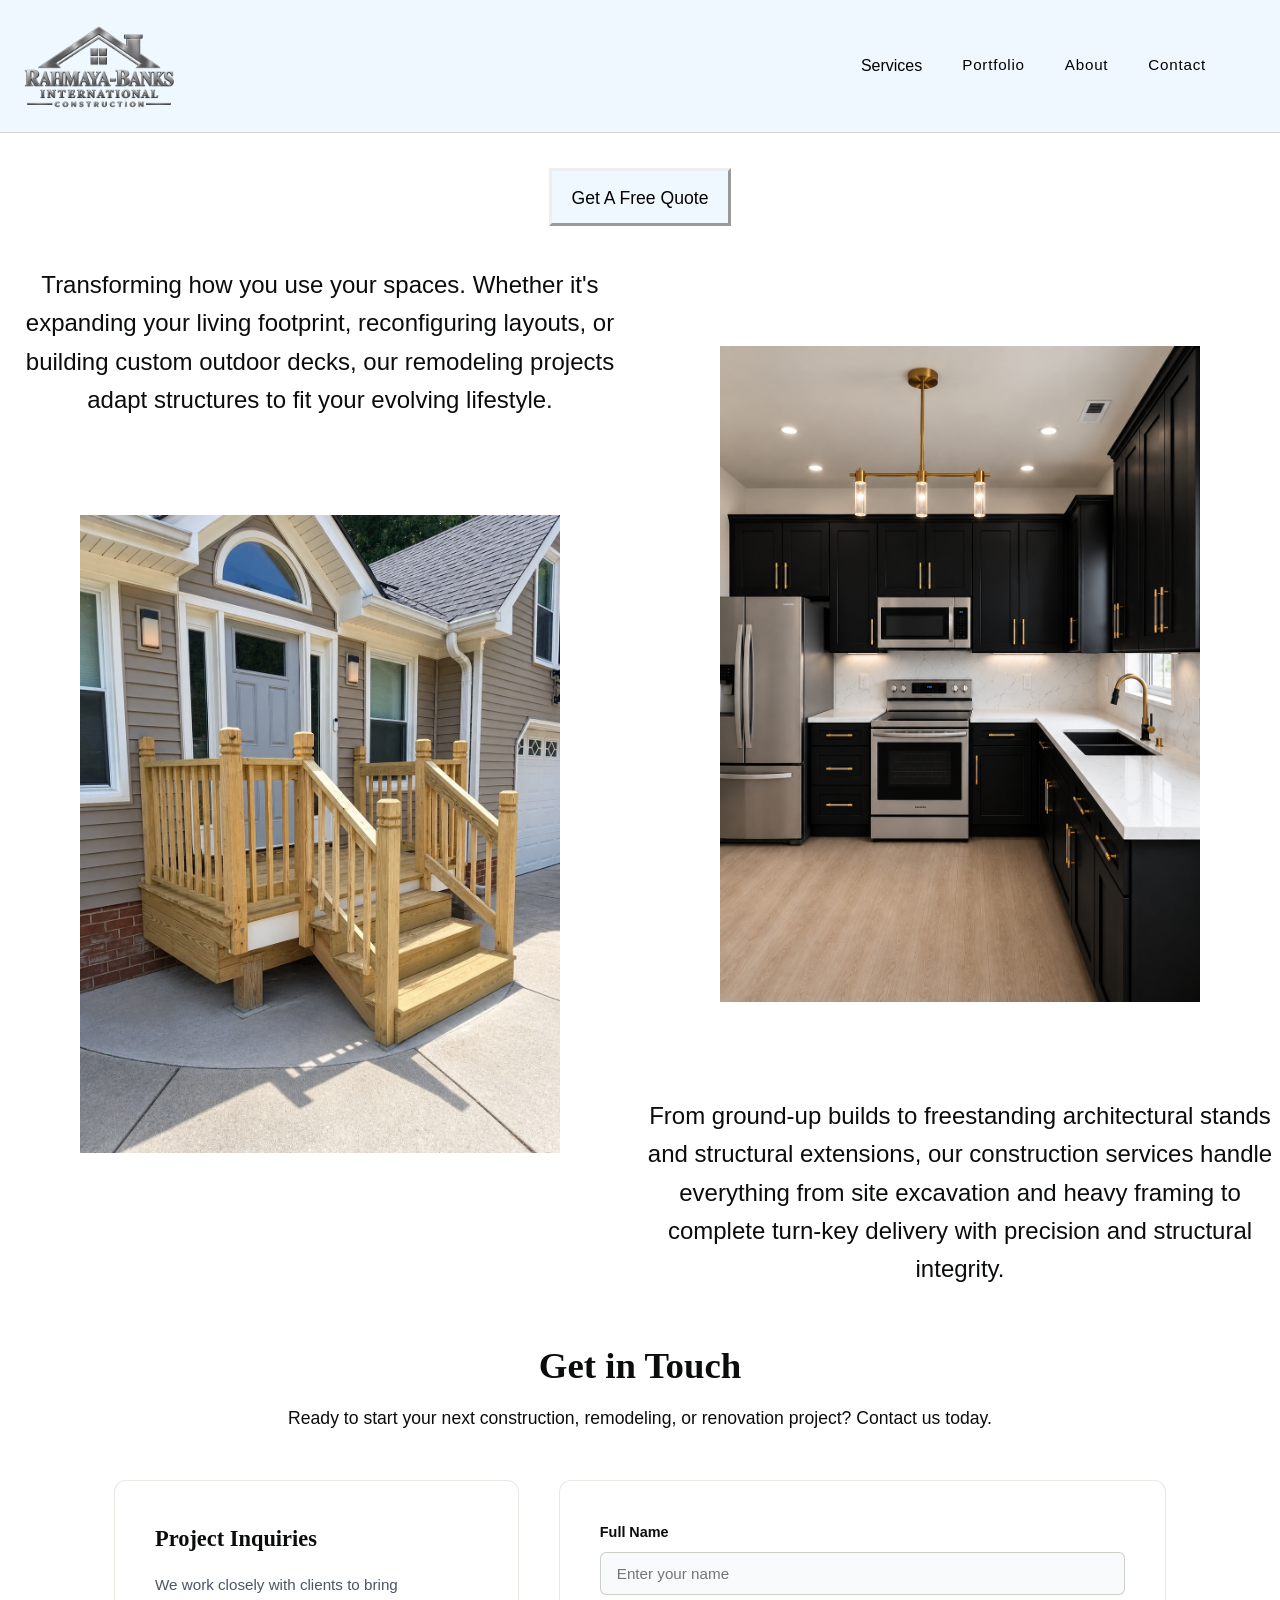
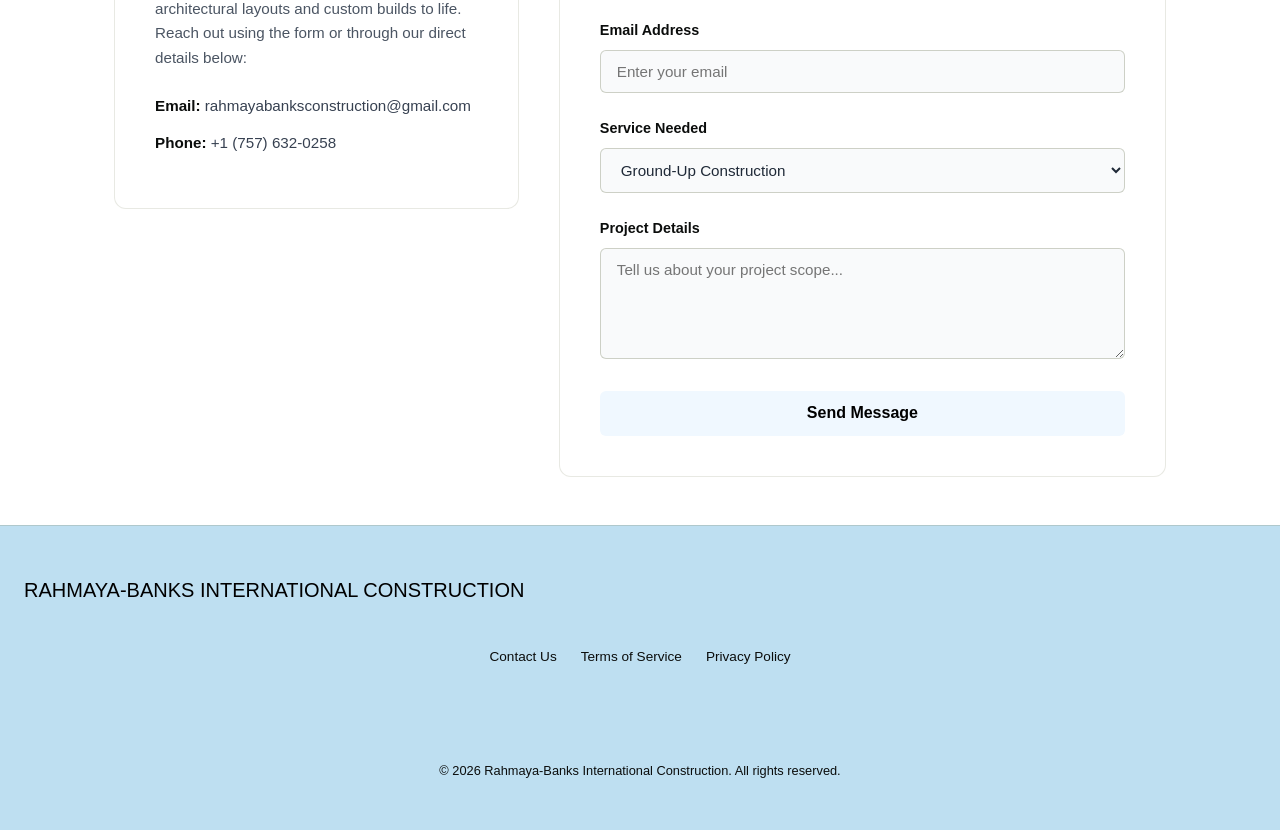
<file: index.html>
<!DOCTYPE html>
<html lang="en">

<head>
    <meta charset="UTF-8">
    <meta name="viewport" content="width=device-width, initial-scale=1.0">
    <title>Rahmaya-Banks International Construction</title>
    <link rel="stylesheet" href="style.css">
</head>

<body class="site-body">

    <!-- Navigation -->
    <nav class="navbar" aria-label="Main Navigation">
        <img class="logo" src="pictures/Sitelogo3.PNG" alt="R&b-LOGO">
        <!--<div class="nav-brand">Rahmaya-Banks | International Construction</div>-->

        <!-- Hamburger Menu Toggle Button -->
        <button class="hamburger-btn" aria-expanded="false" aria-controls="mobile-menu"
            aria-label="Toggle navigation menu">
            <span class="hamburger-line"></span>
            <span class="hamburger-line"></span>
            <span class="hamburger-line"></span>
        </button>

        <!-- Desktop Links -->
        <div class="nav-links">
            <div class="dropdown">Services
                <div class="dropdown-content">

                    <!-- Nested Submenu for Residential -->
                    <div class="dropdown-submenu">
                        <a href="#" class="submenu-toggle">Residential ▸</a>
                        <div class="sub-dropdown-content">
                            <a href="carpentry.html">Carpentry</a>
                            <!--  <a href="cleaning.html">Cleaning Services</a> -->
                            <a href="drywall.html">Drywall</a>
                            <a href="painting.html">Painting</a>
                            <a href="roofer_siding.html">Roofing & Siding</a>
                            <!-- <a href="restoration.html">Restoration Services</a>-->
                            <!--<a href="handyman.html">Handyman Services</a>-->
                        </div>
                    </div>
                    <a href="#">Commercial</a>
                </div>
            </div>
            <a href="gallery.html">Portfolio</a>
            <a href="about.html">About</a>
            <a href="contact.html">Contact</a>
        </div>
        <!-- Mobile Dropdown Menu -->
        <div id="mobile-menu" class="mobile-menu hidden" hidden>
            <div class="mobile-services-wrapper">
                <a href="" id="mobile-services-toggle" class="mobile-link">Services</a>
                <div id="mobile-subcategories" class="mobile-subcategories hidden">
                    <a href="#" class="mobile-sub-link">Residential</a>
                    <a href="carpentry.html" class="mobile-sub-link">&nbsp;&nbsp; Carpentry</a>
                    <a href="drywall.html" class="mobile-sub-link">&nbsp;&nbsp; Drywall</a>
                    <a href="painting.html" class="mobile-sub-link">&nbsp;&nbsp; Painting</a>
                    <a href="roofer_siding.html" class="mobile-sub-link">&nbsp;&nbsp; Roofing & Siding</a>
                    <a href="#" class="mobile-sub-link">Commercial</a>
                </div>
            </div>
            <a href="gallery.html" class="mobile-link">Portfolio</a>
            <a href="about.html" class="mobile-link">About</a>
            <a href="contact.html" class="mobile-link">Contact</a>
        </div>
    </nav>


    <div class="quote">
        <a href="contact.html" class="mobile-link">Get A Free Quote</a>
    </div>




    <div class="front-card">
        <div class="front-card-dir">
            <p>Transforming how you use your spaces. Whether it's expanding your living footprint, reconfiguring
                layouts, or building custom outdoor decks, our remodeling projects adapt structures to fit your
                evolving lifestyle.</p>
            <img src="pictures/FrontStep_Porch.PNG" alt="">
        </div>
        <div class="front-card-dir">
            <img src="pictures/Black_Gold_KitchenSet.PNG" alt="">
            <p>From ground-up builds to freestanding architectural stands and structural extensions, our
                construction services handle everything from site excavation and heavy framing to complete turn-key
                delivery with precision and structural integrity.</p>
        </div>
    </div>


    <!-- Main Contact Section -->
    <main class="contact-page-container">
        <header class="contact-header">
            <h1>Get in Touch</h1>
            <p>Ready to start your next construction, remodeling, or renovation project? Contact us today.</p>
        </header>

        <div class="contact-content-grid">
            <!-- Contact Info Box -->
            <div class="contact-info-card">
                <h3>Project Inquiries</h3>
                <p>We work closely with clients to bring architectural layouts and custom builds to life. Reach out
                    using the form or through our direct details below:</p>

                <ul class="contact-details-list">
                    <li><strong>Email:</strong> rahmayabanksconstruction@gmail.com</li>
                    <li><strong>Phone:</strong> +1 (757) 632-0258 </li>
                </ul>
            </div>

            <!-- Contact Form Box -->
            <div class="contact-form-card">
                <form id="contactForm" action="https://api.web3forms.com/submit" method="POST">
                    <input type="hidden" name="access_key" value="39600906-ce0c-44b5-a2f2-43852f16ab14">

                    <div class="form-group">
                        <label for="name">Full Name</label>
                        <input type="text" id="name" name="name" required placeholder="Enter your name">
                    </div>

                    <div class="form-group">
                        <label for="email">Email Address</label>
                        <input type="email" id="email" name="email" required placeholder="Enter your email">
                    </div>

                    <div class="form-group">
                        <label for="projectType">Service Needed</label>
                        <select id="projectType" name="projectType">
                            <option value="construction">Ground-Up Construction</option>
                            <option value="remodeling">Remodeling</option>
                            <option value="renovation">Renovation</option>
                            <option value="other">Other Inquiry</option>
                        </select>
                    </div>

                    <div class="form-group">
                        <label for="message">Project Details</label>
                        <textarea id="message" name="message" rows="5" required
                            placeholder="Tell us about your project scope..."></textarea>
                    </div>

                    <button type="submit" class="submit-btn">Send Message</button>
                </form>
                <div id="formSuccess" class="form-success-msg" style="display: none;">
                    Thank you! Your message has been sent successfully.
                </div>
            </div>
        </div>
    </main>


    <!-- Footer with Required Policy Links -->
    <footer class="footer">
        <h6>
            RAHMAYA-BANKS INTERNATIONAL CONSTRUCTION
        </h6>
        <p></p>
        <div class="footer-links">
            <a href="contact.html">Contact Us</a>
            <a href="terms.html">Terms of Service</a>
            <a href="privacy.html">Privacy Policy</a>
        </div>
        <p class="footer-copy">&copy; 2026 Rahmaya-Banks International Construction. All rights reserved.</p>
    </footer>


    <script src="script.js"></script>
    <!-- JavaScript for Hamburger Menu Toggle -->
    <script src="burger.js"></script>

</body>

</html>
</file>
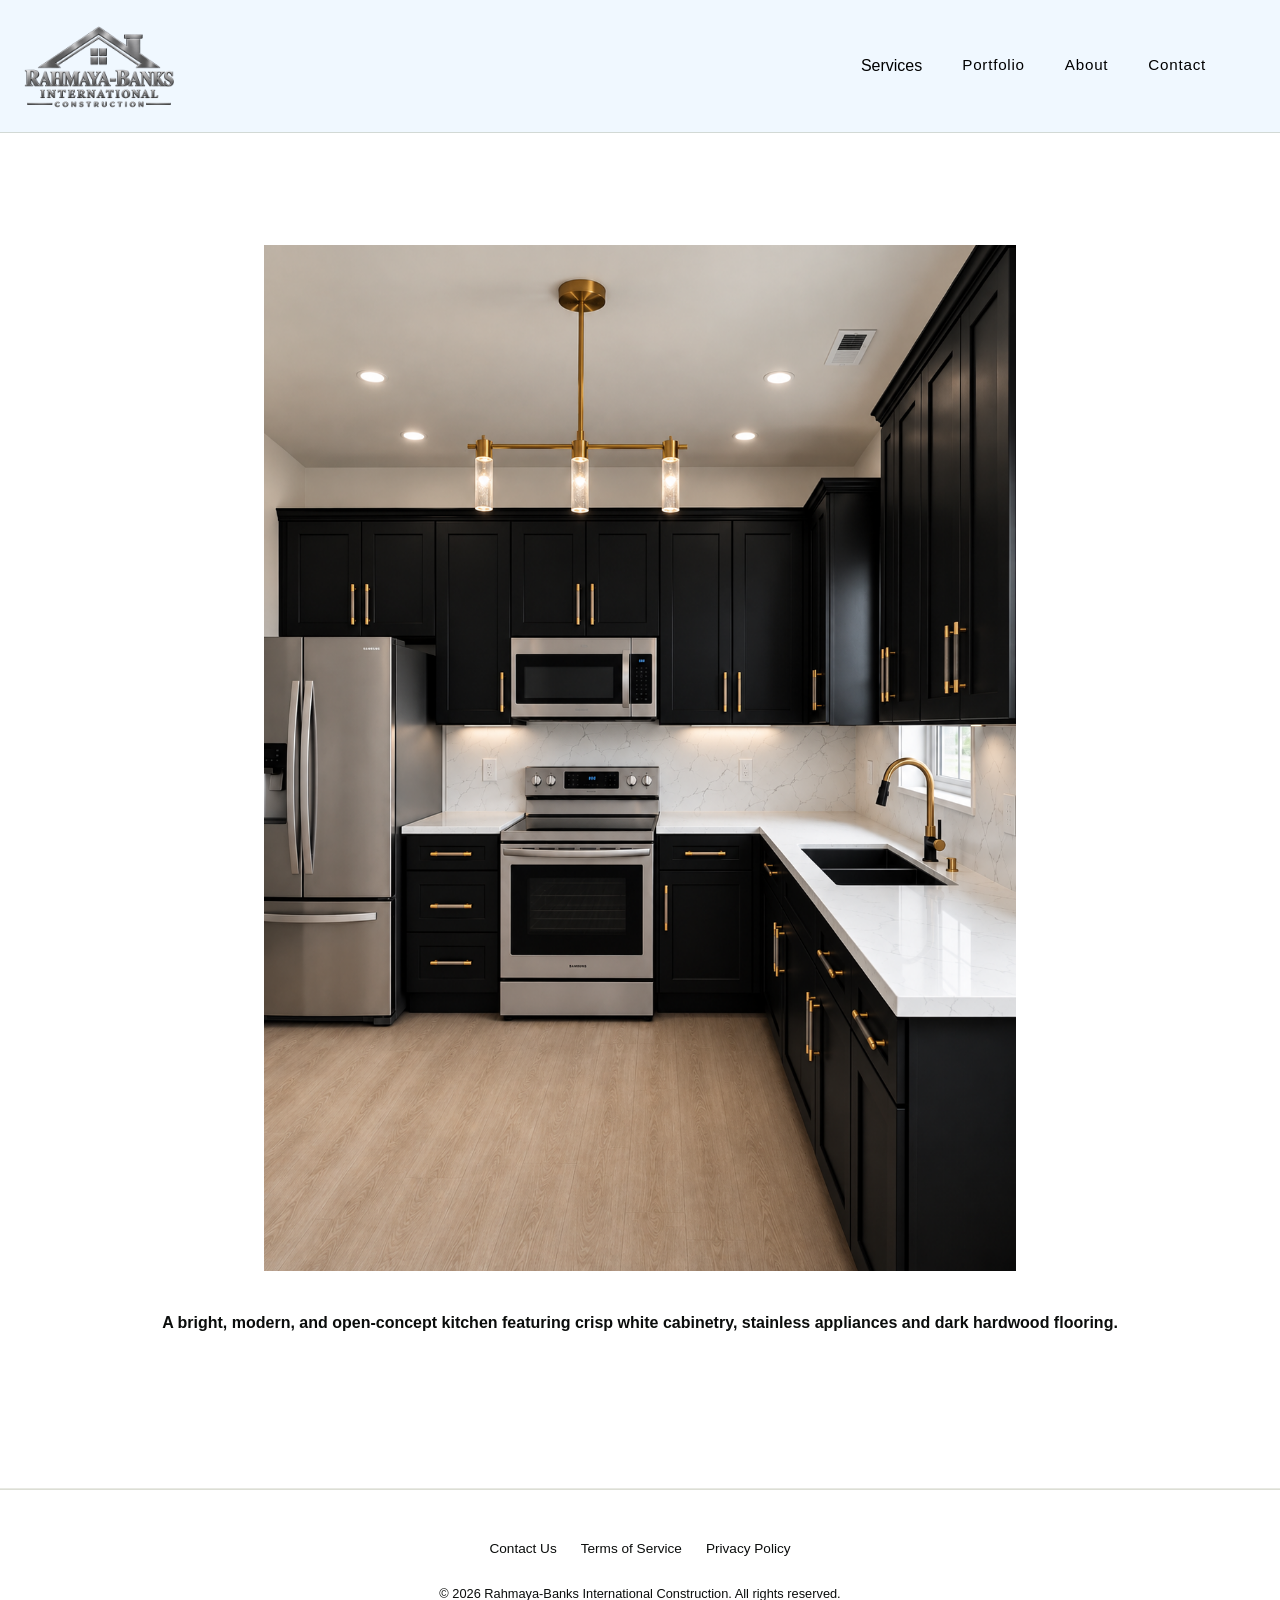
<file: site/index.html>
<!DOCTYPE html>
<html lang="en">

<head>
    <meta charset="UTF-8">
    <meta name="viewport" content="width=device-width, initial-scale=1.0">
    <title>Rahmaya-Banks Construction</title>
    <link rel="stylesheet" href="style.css">
</head>

<body class="site-body">

    <!-- Navigation -->
    <nav class="navbar" aria-label="Main Navigation">
        <img class="logo" src="pictures/Sitelogo3.PNG" alt="R&b-LOGO">
        <!--<div class="nav-brand">Rahmaya-Banks | International Construction</div>-->

        <!-- Hamburger Menu Toggle Button -->
        <button class="hamburger-btn" aria-expanded="false" aria-controls="mobile-menu"
            aria-label="Toggle navigation menu">
            <span class="hamburger-line"></span>
            <span class="hamburger-line"></span>
            <span class="hamburger-line"></span>
        </button>
        <!-- Desktop Links -->
        <div class="nav-links">
            <div class="dropdown">Services
                <div class="dropdown-content">

                    <!-- Nested Submenu for Residential -->
                    <div class="dropdown-submenu">
                        <a href="#" class="submenu-toggle">Residential ▸</a>
                        <div class="sub-dropdown-content">
                            <a href="carpentry.html">Carpenter Services</a>
                            <!--  <a href="cleaning.html">Cleaning Services</a> -->
                            <a href="drywall.html">DryWall Services</a>
                            <a href="painting.html">Painting Services</a>
                            <a href="roofer_siding.html">Roofer and Sider Services</a>
                            <!-- <a href="restoration.html">Restoration Services</a>-->
                            <!--<a href="handyman.html">Handyman Services</a>-->
                        </div>
                    </div>
                    <a href="#">Commercial</a>
                </div>
            </div>
            <a href="gallery.html">Portfolio</a>
            <a href="about.html">About</a>
            <a href="contact.html">Contact</a>
        </div>
        <!-- Mobile Dropdown Menu -->
        <div id="mobile-menu" class="mobile-menu" hidden>
            <a href="#shop" class="mobile-link">Services</a>
            <a href="gallery.html" class="mobile-link">Portfolio</a>
            <a href="about.html" class="mobile-link">About</a>
            <a href="contact.html" class="mobile-link">Contact</a>
        </div>
    </nav>

    <!-- Hero Section -->
    <header class="hero">
        <h1>
            <img class="hero-title" src="pictures/Black_Gold_KitchenSet.PNG" alt="">

            <p class="hero-desc">A bright, modern, and open-concept kitchen featuring crisp white cabinetry, stainless
                appliances and dark hardwood flooring.</p>
    </header>

    <!-- Shop / Products Section -->

    <!-- Footer with Required Policy Links -->
    <footer class="footer">
        <div class="footer-links">
            <a href="contact.html">Contact Us</a>
            <a href="terms.html">Terms of Service</a>
            <a href="privacy.html">Privacy Policy</a>
        </div>
        <p class="footer-copy">&copy; 2026 Rahmaya-Banks International Construction. All rights reserved.</p>
    </footer>


    <script src="script.js"></script>
    <!-- JavaScript for Hamburger Menu Toggle -->
    <script src="burger.js"></script>

</body>

</html>
</file>
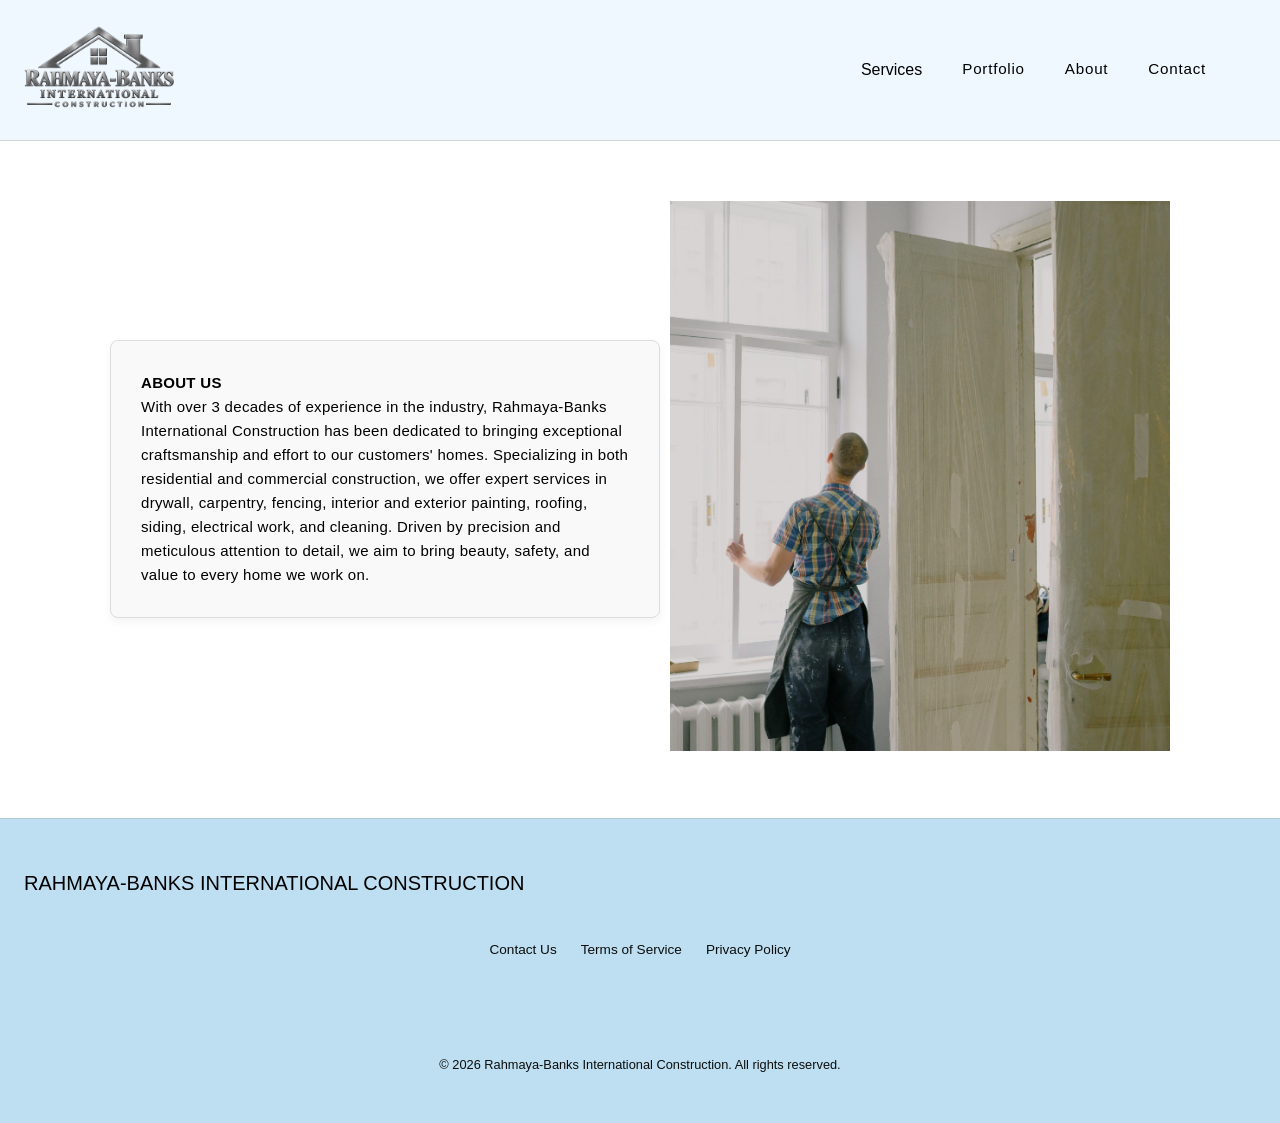
<file: about.html>
<!DOCTYPE html>
<html lang="en">

<head>
    <meta charset="UTF-8">
    <meta name="viewport" content="width=device-width, initial-scale=1.0">
    <title>About Us - Rahmaya-Banks International Constructionk</title>
    <!-- Link to external stylesheet -->
    <link rel="stylesheet" href="style.css">
</head>

<body class="site-body">
    <!-- Navigation -->
    <nav class="navbar" aria-label="Main Navigation">
        <a href="index.html"><img class="logo" src="pictures/Sitelogo3.PNG" alt="R&b-LOGO"></a>
        <!--<div class="nav-brand">Rahmaya-Banks | International Construction</div>-->
        <!-- Hamburger Menu Toggle Button -->
        <button class="hamburger-btn" aria-expanded="false" aria-controls="mobile-menu"
            aria-label="Toggle navigation menu">
            <span class="hamburger-line"></span>
            <span class="hamburger-line"></span>
            <span class="hamburger-line"></span>
        </button>
        <!-- Desktop Links -->
        <div class="nav-links">
            <div class="dropdown">Services
                <div class="dropdown-content">
                    <!-- Nested Submenu for Residential -->
                    <div class="dropdown-submenu">
                        <a href="#" class="submenu-toggle">Residential ▸</a>
                        <div class="sub-dropdown-content">
                            <a href="carpentry.html">Carpentry</a>
                            <!--  <a href="cleaning.html">Cleaning Services</a> -->
                            <a href="drywall.html">Drywall</a>
                            <a href="painting.html">Painting</a>
                            <a href="roofer_siding.html">Roofing & Siding</a>
                        </div>
                    </div>
                    <a href="#">Commercial</a>
                </div>
            </div>
            <a href="gallery.html">Portfolio</a>
            <a href="about.html">About</a>
            <a href="contact.html">Contact</a>
        </div>
        <!-- Mobile Dropdown Menu -->
        <div id="mobile-menu" class="mobile-menu hidden" hidden>
            <div class="mobile-services-wrapper">
                <a href="" id="mobile-services-toggle" class="mobile-link">Services</a>
                <div id="mobile-subcategories" class="mobile-subcategories hidden">
                    <a href="#" class="mobile-sub-link">Residential</a>
                    <a href="carpentry.html" class="mobile-sub-link">&nbsp;&nbsp; Carpentry</a>
                    <a href="drywall.html" class="mobile-sub-link">&nbsp;&nbsp; Drywall</a>
                    <a href="painting.html" class="mobile-sub-link">&nbsp;&nbsp; Painting</a>
                    <a href="roofer_siding.html" class="mobile-sub-link">&nbsp;&nbsp; Roofing & Siding</a>
                    <a href="#" class="mobile-sub-link">Commercial</a>
                </div>
            </div>
            <a href="gallery.html" class="mobile-link">Portfolio</a>
            <a href="about.html" class="mobile-link">About</a>
            <a href="contact.html" class="mobile-link">Contact</a>
        </div>
    </nav>


    <div class="about-container">
        <div class="about-text-box">
            <h1>ABOUT US</h1>
            <p>With over 3 decades of experience in the industry, Rahmaya-Banks International Construction has been
                dedicated to bringing exceptional craftsmanship and effort to our customers' homes. Specializing in both
                residential and commercial construction, we offer expert services in drywall, carpentry, fencing,
                interior and exterior painting, roofing, siding, electrical work, and cleaning. Driven by precision and
                meticulous attention to detail, we aim to bring beauty, safety, and value to every home we work on.</p>
        </div>

        <div class="about-pic-container"> <!-- Optional: wrap img in a container if needed -->
            <img class="about-pic" src="pictures/win_install.jpg" alt="">
        </div>
    </div>

    <!-- Footer with Required Policy Links -->
    <footer class="footer">
        <h6>
            RAHMAYA-BANKS INTERNATIONAL CONSTRUCTION
        </h6>
        <p></p>
        <div class="footer-links">
            <a href="contact.html">Contact Us</a>
            <a href="terms.html">Terms of Service</a>
            <a href="privacy.html">Privacy Policy</a>
        </div>
        <p class="footer-copy">&copy; 2026 Rahmaya-Banks International Construction. All rights reserved.</p>
    </footer>

    <script src="script.js"></script>
    <!-- JavaScript for Hamburger Menu Toggle -->
    <script src="burger.js"></script>
</body>

</html>
</file>
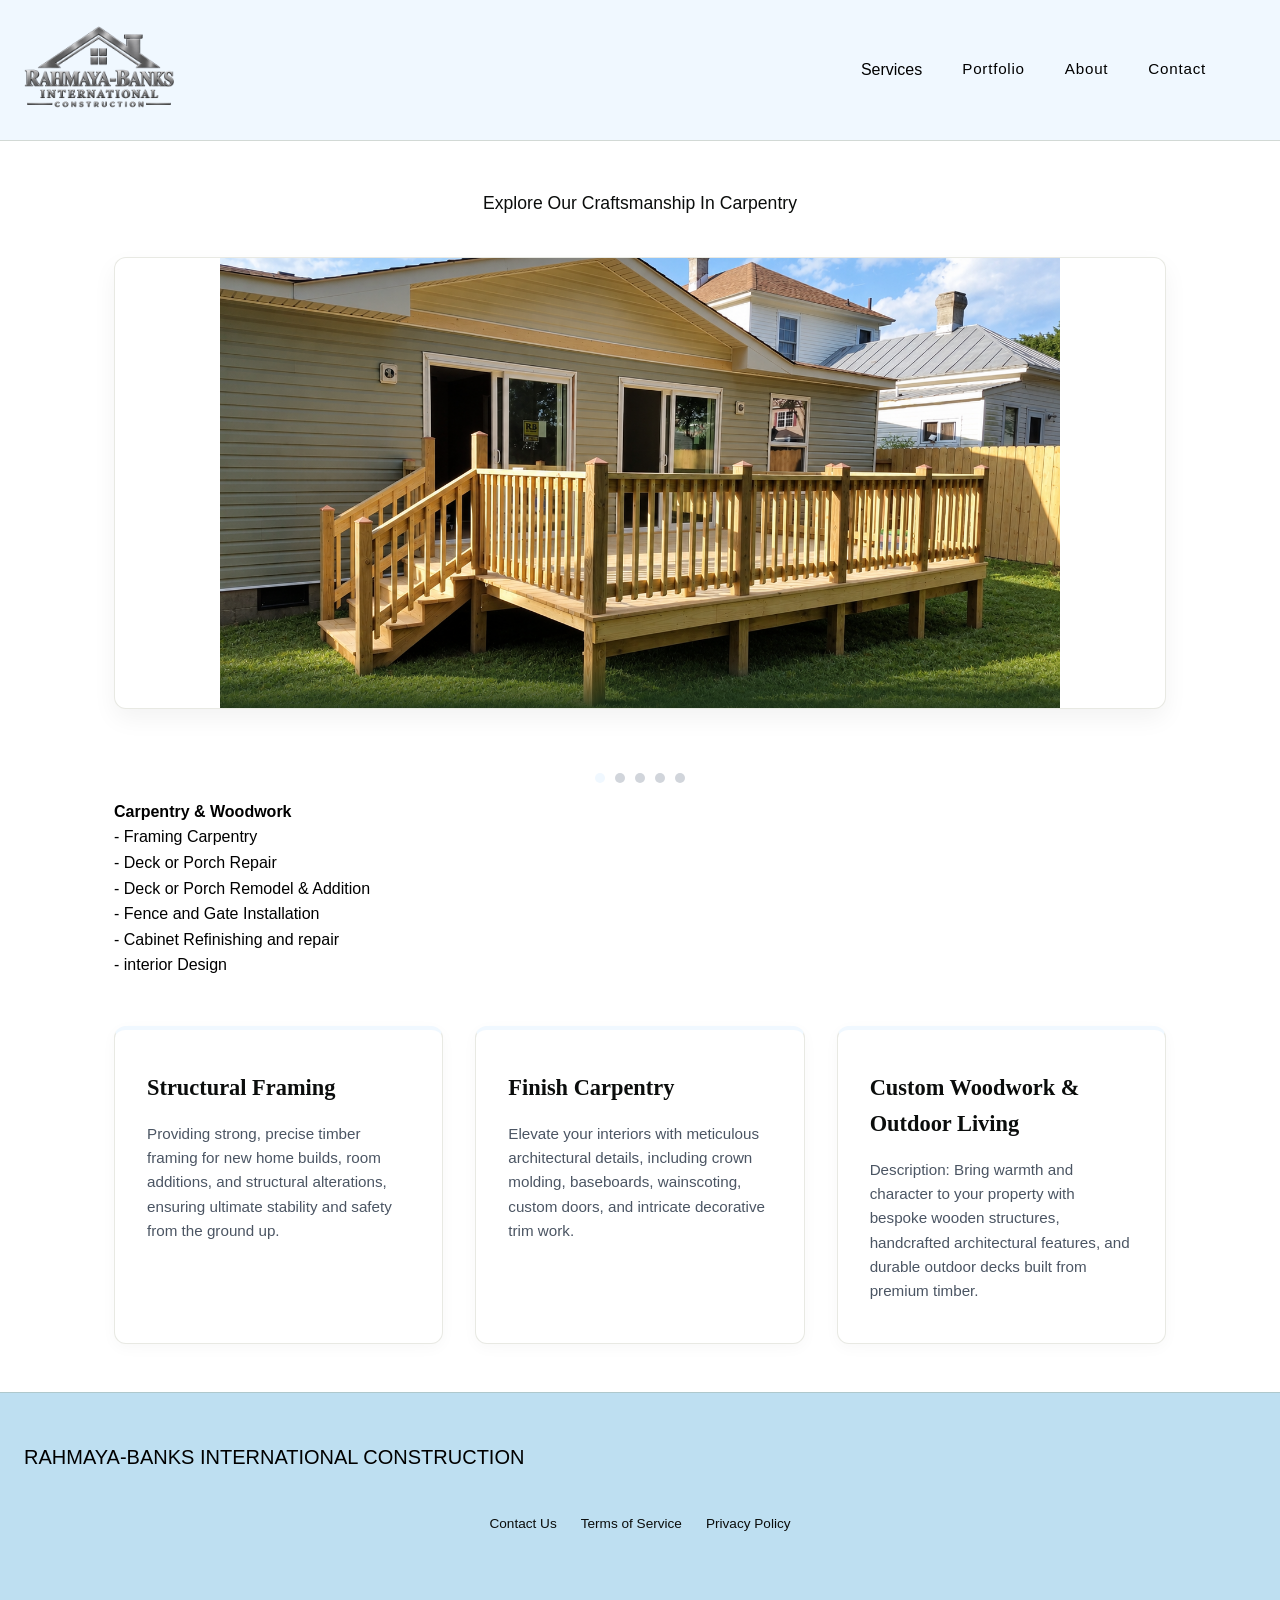
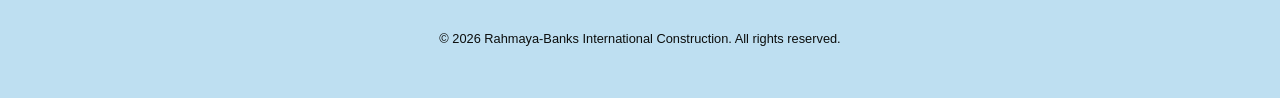
<file: carpentry.html>
<!DOCTYPE html>
<html lang="en">

<head>
    <meta charset="UTF-8">
    <meta name="viewport" content="width=device-width, initial-scale=1.0">
    <title>Carpentry - Services</title>
    <!-- Link to external stylesheet -->
    <link rel="stylesheet" href="style.css">
</head>

<body class="site-body">

    <!-- Navigation -->
    <nav class="navbar" aria-label="Main Navigation">
        <a href="index.html"><img class="logo" src="pictures/Sitelogo3.PNG" alt="R&b-LOGO"></a>
        <!--<div class="nav-brand">Rahmaya-Banks | International Construction</div>-->
        <!-- Hamburger Menu Toggle Button -->
        <button class="hamburger-btn" aria-expanded="false" aria-controls="mobile-menu"
            aria-label="Toggle navigation menu">
            <span class="hamburger-line"></span>
            <span class="hamburger-line"></span>
            <span class="hamburger-line"></span>
        </button>
        <!-- Desktop Links -->
        <div class="nav-links">
            <div class="dropdown">Services
                <div class="dropdown-content">
                    <!-- Nested Submenu for Residential -->
                    <div class="dropdown-submenu">
                        <a href="#" class="submenu-toggle">Residential ▸</a>
                        <div class="sub-dropdown-content">
                            <a href="carpentry.html">Carpentry</a>
                            <!--  <a href="cleaning.html">Cleaning Services</a> -->
                            <a href="drywall.html">Drywall</a>
                            <a href="painting.html">Painting</a>
                            <a href="roofer_siding.html">Roofing & Siding</a>
                        </div>
                    </div>
                    <a href="#">Commercial</a>
                </div>
            </div>
            <a href="gallery.html">Portfolio</a>
            <a href="about.html">About</a>
            <a href="contact.html">Contact</a>
        </div>
        <!-- Mobile Dropdown Menu -->
        <div id="mobile-menu" class="mobile-menu hidden" hidden>
            <div class="mobile-services-wrapper">
                <a href="" id="mobile-services-toggle" class="mobile-link">Services</a>
                <div id="mobile-subcategories" class="mobile-subcategories hidden">
                    <a href="#" class="mobile-sub-link">Residential</a>
                    <a href="carpentry.html" class="mobile-sub-link">&nbsp;&nbsp; Carpentry</a>
                    <a href="drywall.html" class="mobile-sub-link">&nbsp;&nbsp; Drywall</a>
                    <a href="painting.html" class="mobile-sub-link">&nbsp;&nbsp; Painting</a>
                    <a href="roofer_siding.html" class="mobile-sub-link">&nbsp;&nbsp; Roofing & Siding</a>
                    <a href="#" class="mobile-sub-link">Commercial</a>
                </div>
            </div>
            <a href="gallery.html" class="mobile-link">Portfolio</a>
            <a href="about.html" class="mobile-link">About</a>
            <a href="contact.html" class="mobile-link">Contact</a>
        </div>
    </nav>

    <!-- Main Portfolio & Slideshow Content -->
    <main class="portfolio-page-container">
        <header class="portfolio-header">
            <h1></h1>
            <p>Explore Our Craftsmanship In Carpentry</p>
        </header>

        <!-- Slideshow Highlight Section (10 Pictures)-->
        <div class="portfolio-section-box">
            <div class="slideshow-container">
                <!-- Slide 1 -->
                <div class="slide active">
                    <img src="pictures/deck1.PNG" alt="deck1">
                    <div class="slide-caption"></div>
                </div>
                <!-- Slide 2 -->
                <div class="slide">
                    <img src="pictures/deck2.JPG" alt="deck2">
                    <div class="slide-caption"></div>
                </div>
                <!-- Slide 3 -->
                <div class="slide">
                    <img src="pictures/deck3.JPG" alt="deck3">
                    <div class="slide-caption"></div>
                </div>
                <!-- Slide 4 -->
                <div class="slide">
                    <img src="pictures/deck4.JPG" alt="deck4">
                    <div class="slide-caption"></div>
                </div>
                <!-- Slide 4 -->
                <div class="slide">
                    <img src="pictures/FrontStep_Porch.PNG" alt="deck4">
                    <div class="slide-caption"></div>
                </div>
            </div>
        </div>
        <!-- Dots navigation -->
        <div class="dots-container" id="dotsContainer"></div>
        </div>

        <dl>
            <dt><b>Carpentry & Woodwork</b></dt>
            <dd>- Framing Carpentry</dd>
            <dd>- Deck or Porch Repair</dd>
            <dd>- Deck or Porch Remodel & Addition</dd>
            <dd>- Fence and Gate Installation</dd>
            <dd>- Cabinet Refinishing and repair</dd>
            <dd>- interior Design</dd>
        </dl>

        <!-- Text Breakdown Section -->
        <div class="content-grid">
            <div class="portfolio-card">
                <h3>Structural Framing</h3>
                <p>Providing strong, precise timber framing for new home builds, room additions, and structural
                    alterations, ensuring ultimate stability and safety from the ground up.</p>
            </div>
            <div class="portfolio-card">
                <h3>Finish Carpentry</h3>
                <p>Elevate your interiors with meticulous architectural details, including crown molding,
                    baseboards,
                    wainscoting, custom doors, and intricate decorative trim work.</p>
            </div>
            <div class="portfolio-card">
                <h3>Custom Woodwork & Outdoor Living</h3>
                <p>Description: Bring warmth and character to your property with bespoke wooden structures,
                    handcrafted
                    architectural features, and durable outdoor decks built from premium timber.</p>
            </div>
        </div>
    </main>

    <!-- Footer with Required Policy Links -->
    <footer class="footer">
        <h6>
            RAHMAYA-BANKS INTERNATIONAL CONSTRUCTION
        </h6>
        <p></p>
        <div class="footer-links">
            <a href="contact.html">Contact Us</a>
            <a href="terms.html">Terms of Service</a>
            <a href="privacy.html">Privacy Policy</a>
        </div>
        <p class="footer-copy">&copy; 2026 Rahmaya-Banks International Construction. All rights reserved.</p>
    </footer>

    <!-- Link to external JavaScript file -->
    <script src="portfolio.js"></script>
    <script src="slide.js"></script>
    <script src="script.js"></script>
    <!-- JavaScript for Hamburger Menu Toggle -->
    <script src="burger.js"></script>
</body>

</html>
</file>
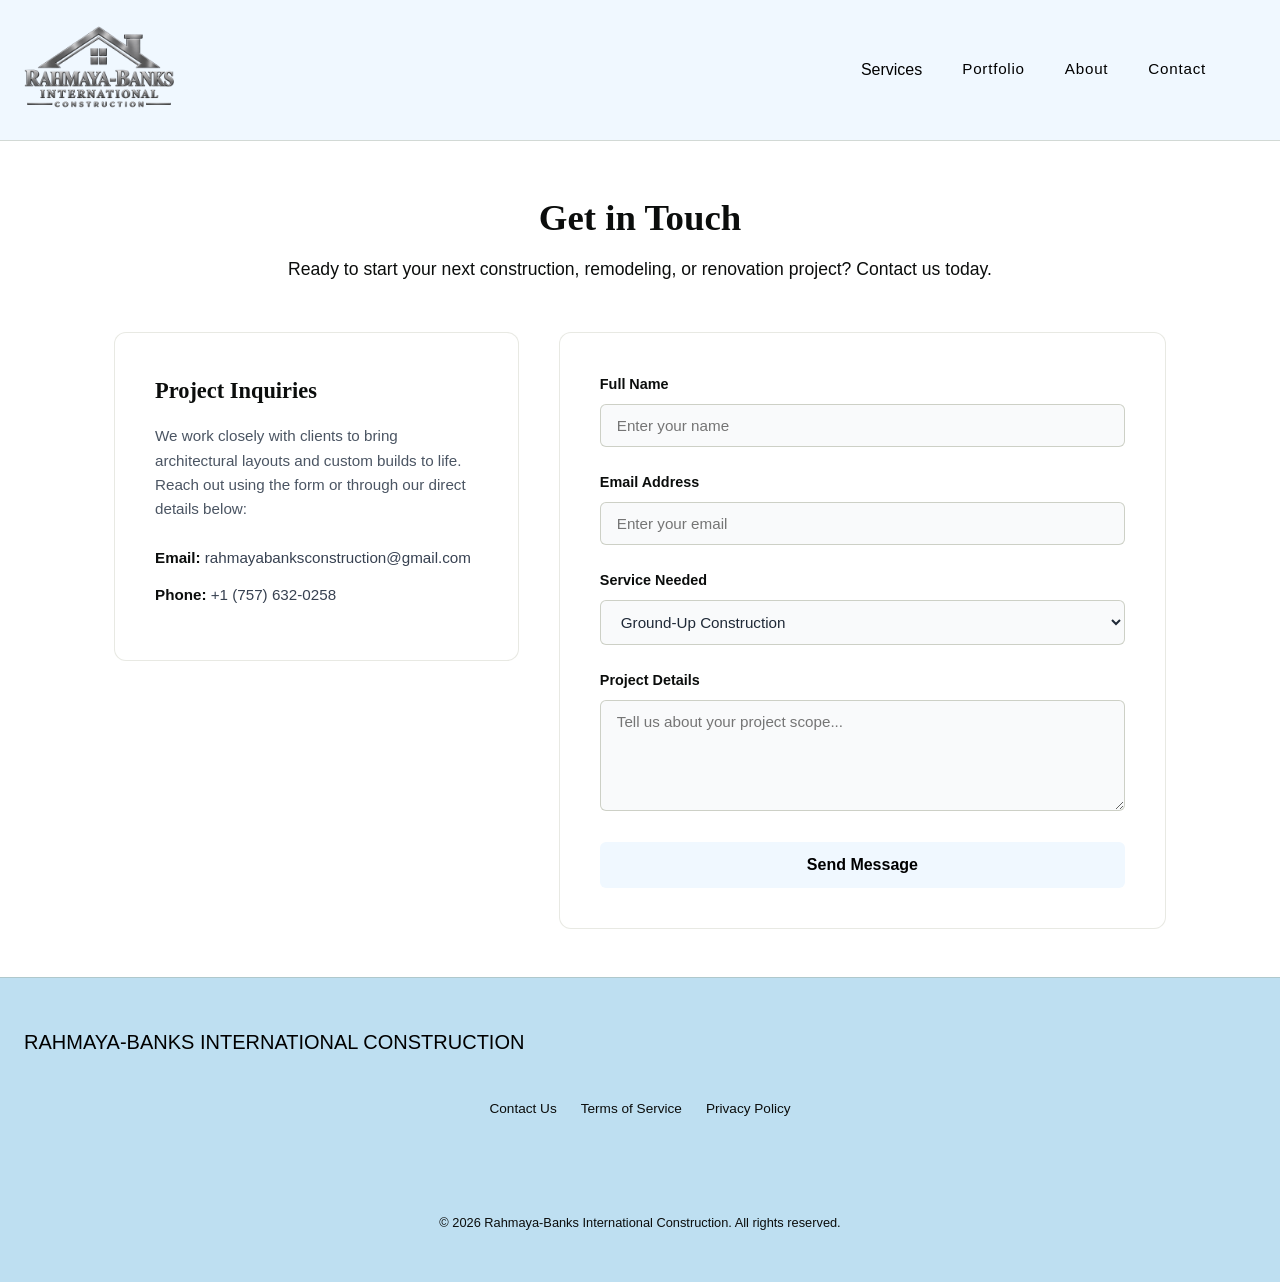
<file: contact.html>
<!DOCTYPE html>
<html lang="en">

<head>
    <meta charset="UTF-8">
    <meta name="viewport" content="width=device-width, initial-scale=1.0">
    <title>Contact Us - Rahmaya-Banks International Construction</title>
    <!-- Link to your shared stylesheet -->
    <link rel="stylesheet" href="style.css">
</head>

<body class="site-body">
    <!-- Navigation -->
    <nav class="navbar" aria-label="Main Navigation">
        <a href="index.html"><img class="logo" src="pictures/Sitelogo3.PNG" alt="R&b-LOGO"></a>
        <!--<div class="nav-brand">Rahmaya-Banks | International Construction</div>-->
        <!-- Hamburger Menu Toggle Button -->
        <button class="hamburger-btn" aria-expanded="false" aria-controls="mobile-menu"
            aria-label="Toggle navigation menu">
            <span class="hamburger-line"></span>
            <span class="hamburger-line"></span>
            <span class="hamburger-line"></span>
        </button>
        <!-- Desktop Links -->
        <div class="nav-links">
            <div class="dropdown">Services
                <div class="dropdown-content">
                    <!-- Nested Submenu for Residential -->
                    <div class="dropdown-submenu">
                        <a href="#" class="submenu-toggle">Residential ▸</a>
                        <div class="sub-dropdown-content">
                           <a href="carpentry.html">Carpentry</a>
                            <!--  <a href="cleaning.html">Cleaning Services</a> -->
                            <a href="drywall.html">Drywall</a>
                            <a href="painting.html">Painting</a>
                            <a href="roofer_siding.html">Roofing & Siding</a>
                        </div>
                    </div>
                    <a href="#">Commercial</a>
                </div>
            </div>
            <a href="gallery.html">Portfolio</a>
            <a href="about.html">About</a>
            <a href="contact.html">Contact</a>
        </div>
        <!-- Mobile Dropdown Menu -->
        <div id="mobile-menu" class="mobile-menu hidden" hidden>
            <div class="mobile-services-wrapper">
                <a href="" id="mobile-services-toggle" class="mobile-link">Services</a>
                <div id="mobile-subcategories" class="mobile-subcategories hidden">
                    <a href="#" class="mobile-sub-link">Residential</a>
                    <a href="carpentry.html" class="mobile-sub-link">&nbsp;&nbsp; Carpentry</a>
                    <a href="drywall.html" class="mobile-sub-link">&nbsp;&nbsp; Drywall</a>
                    <a href="painting.html" class="mobile-sub-link">&nbsp;&nbsp; Painting</a>
                    <a href="roofer_siding.html" class="mobile-sub-link">&nbsp;&nbsp; Roofing & Siding</a>
                    <a href="#" class="mobile-sub-link">Commercial</a>
                </div>
            </div>
            <a href="gallery.html" class="mobile-link">Portfolio</a>
            <a href="about.html" class="mobile-link">About</a>
            <a href="contact.html" class="mobile-link">Contact</a>
        </div>
    </nav>

    <!-- Main Contact Section -->
    <main class="contact-page-container">
        <header class="contact-header">
            <h1>Get in Touch</h1>
            <p>Ready to start your next construction, remodeling, or renovation project? Contact us today.</p>
        </header>

        <div class="contact-content-grid">
            <!-- Contact Info Box -->
            <div class="contact-info-card">
                <h3>Project Inquiries</h3>
                <p>We work closely with clients to bring architectural layouts and custom builds to life. Reach out
                    using the form or through our direct details below:</p>

                <ul class="contact-details-list">
                    <li><strong>Email:</strong> rahmayabanksconstruction@gmail.com</li>
                    <li><strong>Phone:</strong> +1 (757) 632-0258</li>
                </ul>
            </div>

            <!-- Contact Form Box -->
            <div class="contact-form-card">
                <form id="contactForm" action="https://api.web3forms.com/submit" method="POST">
                    <input type="hidden" name="access_key" value="39600906-ce0c-44b5-a2f2-43852f16ab14">
                    
                    <div class="form-group">
                        <label for="name">Full Name</label>
                        <input type="text" id="name" name="name" required placeholder="Enter your name">
                    </div>

                    <div class="form-group">
                        <label for="email">Email Address</label>
                        <input type="email" id="email" name="email" required placeholder="Enter your email">
                    </div>

                    <div class="form-group">
                        <label for="projectType">Service Needed</label>
                        <select id="projectType" name="projectType">
                            <option value="construction">Ground-Up Construction</option>
                            <option value="remodeling">Remodeling</option>
                            <option value="renovation">Renovation</option>
                            <option value="other">Other Inquiry</option>
                        </select>
                    </div>

                    <div class="form-group">
                        <label for="message">Project Details</label>
                        <textarea id="message" name="message" rows="5" required
                            placeholder="Tell us about your project scope..."></textarea>
                    </div>

                    <button type="submit" class="submit-btn">Send Message</button>
                </form>
                <div id="formSuccess" class="form-success-msg" style="display: none;">
                    Thank you! Your message has been sent successfully.
                </div>
            </div>
        </div>
    </main>

    <!-- Shared Footer -->
    <footer class="footer">
        <h6>
            RAHMAYA-BANKS INTERNATIONAL CONSTRUCTION
        </h6>
        <p></p>
        <div class="footer-links">
            <a href="contact.html">Contact Us</a>
            <a href="terms.html">Terms of Service</a>
            <a href="privacy.html">Privacy Policy</a>
        </div>
        <p class="footer-copy">&copy; 2026 Rahmaya-Banks International Construction. All rights reserved.</p>
    </footer>

    <!-- Contact Page Script -->
    <!-- <script src="contact.js"></script> -->
    <script src="script.js"></script>
    <!-- JavaScript for Hamburger Menu Toggle -->
    <script src="burger.js"></script>
</body>

</html>
</file>
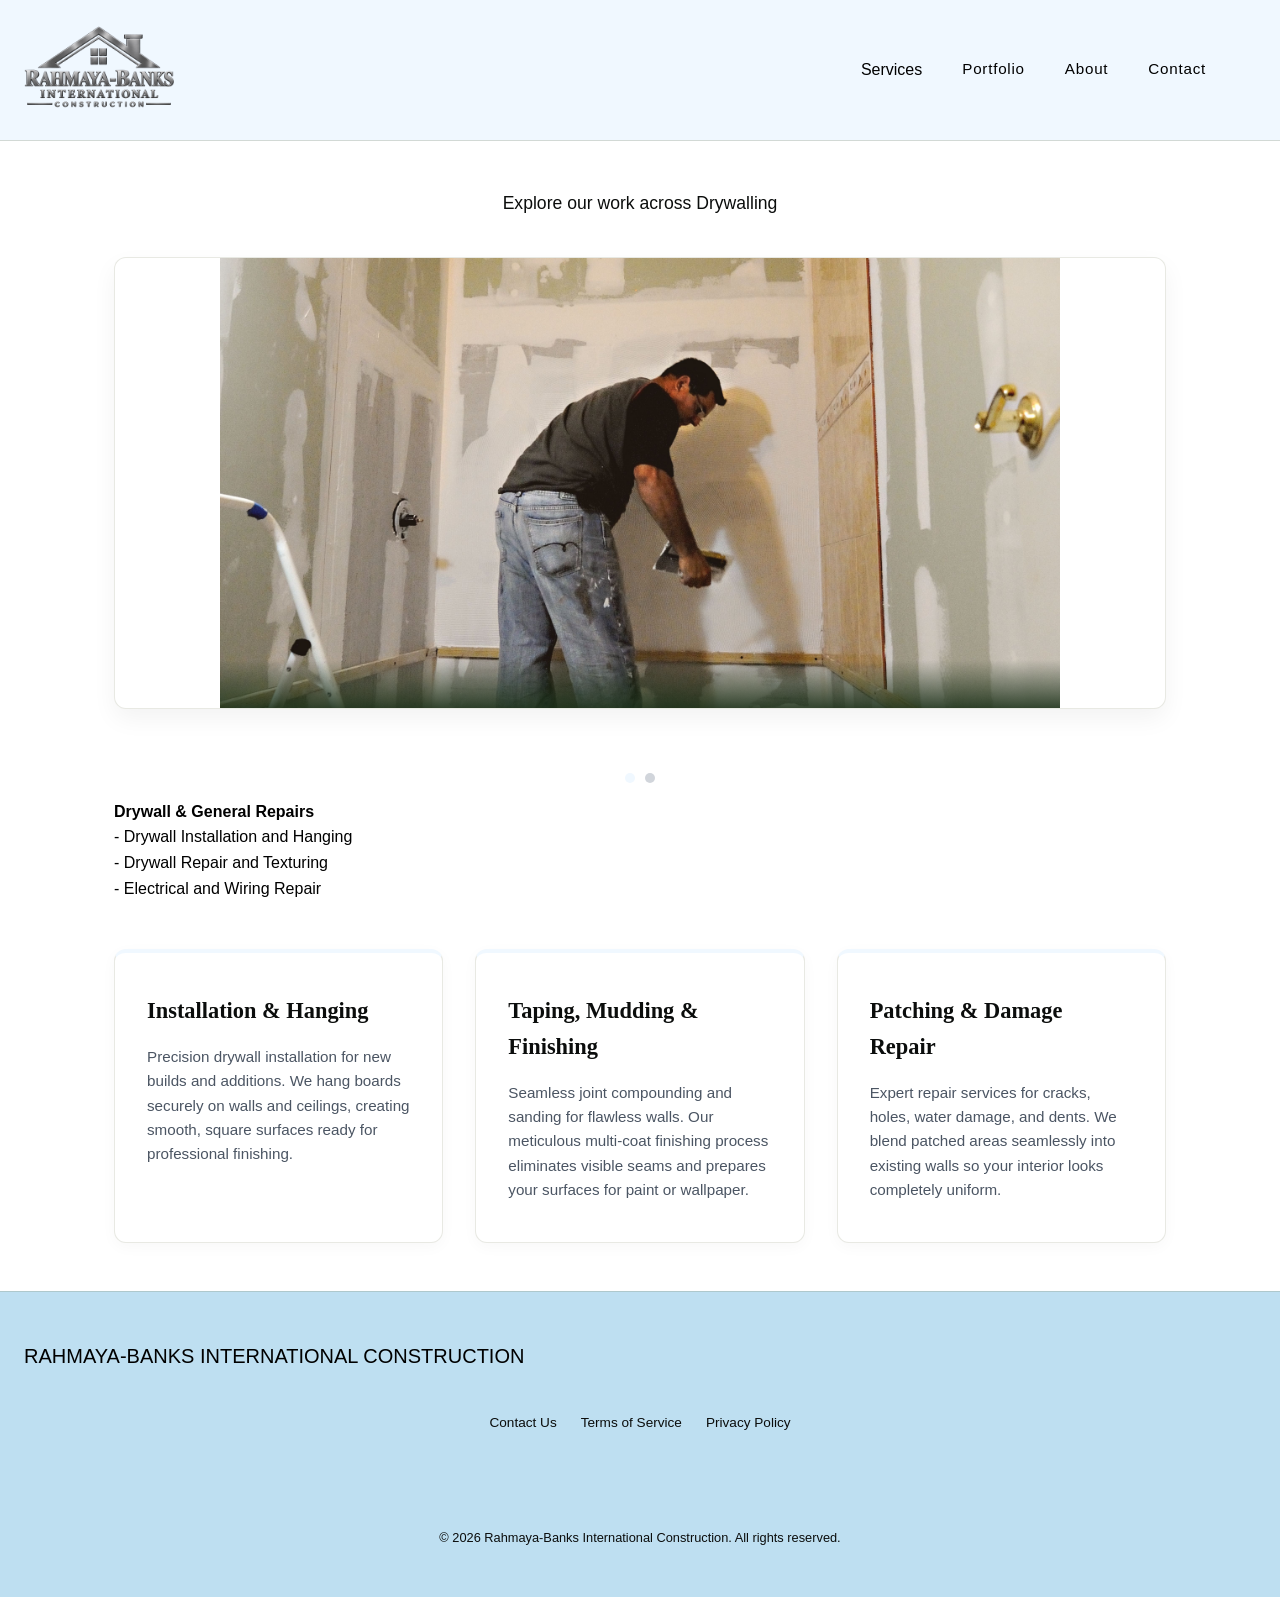
<file: drywall.html>
<!DOCTYPE html>
<html lang="en">

<head>
    <meta charset="UTF-8">
    <meta name="viewport" content="width=device-width, initial-scale=1.0">
    <title>Drywall Services</title>
    <!-- Link to external stylesheet -->
    <link rel="stylesheet" href="style.css">
</head>

<body class="site-body">
    <!-- Navigation -->
    <nav class="navbar" aria-label="Main Navigation">
        <a href="index.html"><img class="logo" src="pictures/Sitelogo3.PNG" alt="R&b-LOGO"></a>
        <!--<div class="nav-brand">Rahmaya-Banks | International Construction</div>-->
        <!-- Hamburger Menu Toggle Button -->
        <button class="hamburger-btn" aria-expanded="false" aria-controls="mobile-menu"
            aria-label="Toggle navigation menu">
            <span class="hamburger-line"></span>
            <span class="hamburger-line"></span>
            <span class="hamburger-line"></span>
        </button>
        <!-- Desktop Links -->
        <div class="nav-links">
            <div class="dropdown">Services
                <div class="dropdown-content">
                    <!-- Nested Submenu for Residential -->
                    <div class="dropdown-submenu">
                        <a href="#" class="submenu-toggle">Residential ▸</a>
                        <div class="sub-dropdown-content">
                            <a href="carpentry.html">Carpentry</a>
                            <!--  <a href="cleaning.html">Cleaning Services</a> -->
                            <a href="drywall.html">Drywall</a>
                            <a href="painting.html">Painting</a>
                            <a href="roofer_siding.html">Roofing & Siding</a>
                        </div>
                    </div>
                    <a href="#">Commercial</a>
                </div>
            </div>
            <a href="gallery.html">Portfolio</a>
            <a href="about.html">About</a>
            <a href="contact.html">Contact</a>
        </div>
        <!-- Mobile Dropdown Menu -->
        <div id="mobile-menu" class="mobile-menu hidden" hidden>
            <div class="mobile-services-wrapper">
                <a href="" id="mobile-services-toggle" class="mobile-link">Services</a>
                <div id="mobile-subcategories" class="mobile-subcategories hidden">
                    <a href="#" class="mobile-sub-link">Residential</a>
                    <a href="carpentry.html" class="mobile-sub-link">&nbsp;&nbsp; Carpentry</a>
                    <a href="drywall.html" class="mobile-sub-link">&nbsp;&nbsp; Drywall</a>
                    <a href="painting.html" class="mobile-sub-link">&nbsp;&nbsp; Painting</a>
                    <a href="roofer_siding.html" class="mobile-sub-link">&nbsp;&nbsp; Roofing & Siding</a>
                    <a href="#" class="mobile-sub-link">Commercial</a>
                </div>
            </div>
            <a href="gallery.html" class="mobile-link">Portfolio</a>
            <a href="about.html" class="mobile-link">About</a>
            <a href="contact.html" class="mobile-link">Contact</a>
        </div>
    </nav>

    <!-- Main Portfolio & Slideshow Content -->
    <main class="portfolio-page-container">
        <header class="portfolio-header">
            <h1></h1>
            <p>Explore our work across Drywalling</p>
        </header>

        <!-- Slideshow Highlight Section (10 Pictures) -->
        <div class="portfolio-section-box">
            <div class="slideshow-container">
                <!-- Slide 1 -->
                <div class="slide active">
                    <img src="pictures/Man_Drywalling (1).jpg" alt="Man Drywalling">
                    <div class="slide-caption"></div>
                </div>
                <!-- Slide 2 -->
                <div class="slide">
                    <img src="pictures/Drywalling_Living_Room.jpg" alt="Drywalling Living Room">
                    <div class="slide-caption"></div>
                </div>
            </div>
        </div>

        <!-- Dots navigation -->
        <div class="dots-container" id="dotsContainer"></div>
        </div>

        <dl>
            <dt><b>Drywall & General Repairs</b></dt>
            <dd>- Drywall Installation and Hanging</dd>
            <dd>- Drywall Repair and Texturing</dd>
            <dd>- Electrical and Wiring Repair</dd>
        </dl>

        <!-- Text Breakdown Section -->
        <div class="content-grid">
            <div class="portfolio-card">
                <h3>Installation & Hanging</h3>
                <p>Precision drywall installation for new builds and additions. We hang boards securely on walls and
                    ceilings, creating smooth, square surfaces ready for professional finishing.</p>
            </div>
            <div class="portfolio-card">
                <h3>Taping, Mudding & Finishing</h3>
                <p>Seamless joint compounding and sanding for flawless walls. Our meticulous multi-coat finishing
                    process eliminates visible seams and prepares your surfaces for paint or wallpaper.</p>
            </div>
            <div class="portfolio-card">
                <h3>Patching & Damage Repair</h3>
                <p>Expert repair services for cracks, holes, water damage, and dents. We blend patched areas seamlessly
                    into existing walls so your interior looks completely uniform.</p>
            </div>
        </div>
    </main>

    <!-- Footer with Required Policy Links -->
    <footer class="footer">
        <h6>
            RAHMAYA-BANKS INTERNATIONAL CONSTRUCTION
        </h6>
        <p></p>
        <div class="footer-links">
            <a href="contact.html">Contact Us</a>
            <a href="terms.html">Terms of Service</a>
            <a href="privacy.html">Privacy Policy</a>
        </div>
        <p class="footer-copy">&copy; 2026 Rahmaya-Banks International Construction. All rights reserved.</p>
    </footer>

    <!-- Link to external JavaScript file -->
    <script src="portfolio.js"></script>
    <script src="slide.js"></script>
    <script src="script.js"></script>
    <!-- JavaScript for Hamburger Menu Toggle -->
    <script src="burger.js"></script>
</body>

</html>
</file>
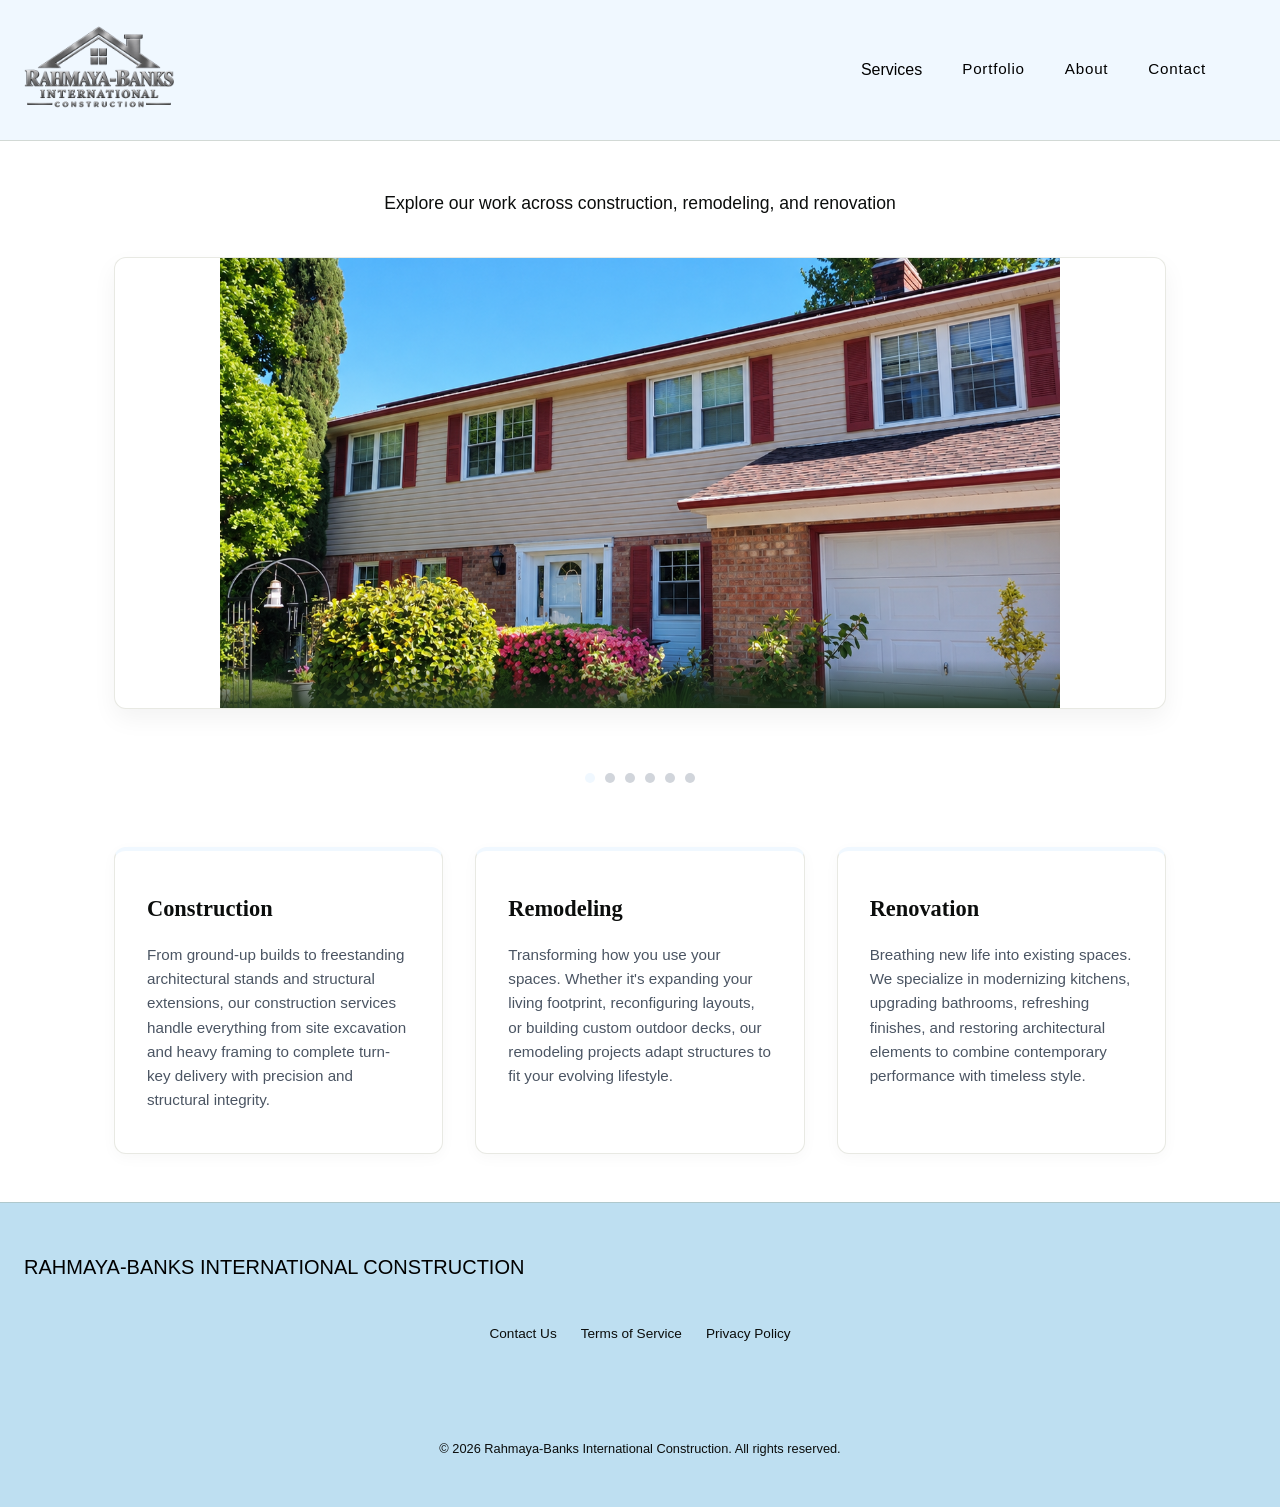
<file: gallery.html>
<!DOCTYPE html>
<html lang="en">

<head>
    <meta charset="UTF-8">
    <meta name="viewport" content="width=device-width, initial-scale=1.0">
    <title>Portfolio - Construction, Remodeling & Renovation</title>
    <!-- Link to external stylesheet -->
    <link rel="stylesheet" href="style.css">
</head>

<body class="site-body">
    <!-- Navigation -->
    <nav class="navbar" aria-label="Main Navigation">
        <a href="index.html"><img class="logo" src="pictures/Sitelogo3.PNG" alt="R&b-LOGO"></a>
        <!--<div class="nav-brand">Rahmaya-Banks | International Construction</div>-->
        <!-- Hamburger Menu Toggle Button -->
        <button class="hamburger-btn" aria-expanded="false" aria-controls="mobile-menu"
            aria-label="Toggle navigation menu">
            <span class="hamburger-line"></span>
            <span class="hamburger-line"></span>
            <span class="hamburger-line"></span>
        </button>
        <!-- Desktop Links -->
        <div class="nav-links">
            <div class="dropdown">Services
                <div class="dropdown-content">
                    <!-- Nested Submenu for Residential -->
                    <div class="dropdown-submenu">
                        <a href="#" class="submenu-toggle">Residential ▸</a>
                        <div class="sub-dropdown-content">
                            <a href="carpentry.html">Carpentry</a>
                            <!--  <a href="cleaning.html">Cleaning Services</a> -->
                            <a href="drywall.html">Drywall</a>
                            <a href="painting.html">Painting</a>
                            <a href="roofer_siding.html">Roofing & Siding</a>
                        </div>
                    </div>
                    <a href="#">Commercial</a>
                </div>
            </div>
            <a href="gallery.html">Portfolio</a>
            <a href="about.html">About</a>
            <a href="contact.html">Contact</a>
        </div>
        <!-- Mobile Dropdown Menu -->
        <div id="mobile-menu" class="mobile-menu hidden" hidden>
            <div class="mobile-services-wrapper">
                <a href="" id="mobile-services-toggle" class="mobile-link">Services</a>
                <div id="mobile-subcategories" class="mobile-subcategories hidden">
                    <a href="#" class="mobile-sub-link">Residential</a>
                    <a href="carpentry.html" class="mobile-sub-link">&nbsp;&nbsp; Carpentry</a>
                    <a href="drywall.html" class="mobile-sub-link">&nbsp;&nbsp; Drywall</a>
                    <a href="painting.html" class="mobile-sub-link">&nbsp;&nbsp; Painting</a>
                    <a href="roofer_siding.html" class="mobile-sub-link">&nbsp;&nbsp; Roofing & Siding</a>
                    <a href="#" class="mobile-sub-link">Commercial</a>
                </div>
            </div>
            <a href="gallery.html" class="mobile-link">Portfolio</a>
            <a href="about.html" class="mobile-link">About</a>
            <a href="contact.html" class="mobile-link">Contact</a>
        </div>
    </nav>

    <!-- Main Portfolio & Slideshow Content -->
    <main class="portfolio-page-container">
        <header class="portfolio-header">
            <h1></h1>
            <p>Explore our work across construction, remodeling, and renovation</p>
        </header>

        <!-- Slideshow Highlight Section (10 Pictures) -->
        <div class="portfolio-section-box">
            <div class="slideshow-container">
                <!-- Slide 1 -->
                <div class="slide active">
                    <img src="pictures/House_1_Before.PNG" alt="Siding House Before">
                    <div class="slide-caption"></div>
                </div>
                <!-- Slide 2 -->
                <div class="slide">
                    <img src="pictures/House_1_After.JPG" alt="Siding House After">
                    <div class="slide-caption"></div>
                </div>
                <!-- Slide 3 -->
                <div class="slide">
                    <img src="pictures/kitchenset.JPG" alt="Living room remodeling">
                    <div class="slide-caption"></div>
                </div>
                <!-- Slide 4 -->
                <div class="slide">
                    <img src="pictures/White_Gloss_SinkTop.PNG" alt="White Gloss SinkTop">
                    <div class="slide-caption"></div>
                </div>
                <!-- Slide 5 -->
                <div class="slide">
                    <img src="pictures/Corner_ViewStoveTop.JPG" alt="Corner ViewStoveTop">
                    <div class="slide-caption"></div>
                </div>
                <!-- Slide 6 -->
                <div class="slide">
                    <img src="pictures/Cabinet_View_White.JPG" alt="Cabinet View White">
                    <div class="slide-caption"></div>
                </div>
            </div>
        </div>

        <!-- Dots navigation -->
        <div class="dots-container" id="dotsContainer"></div>
        </div>

        <!-- Text Breakdown Section -->
        <div class="content-grid">
            <div class="portfolio-card">
                <h3>Construction</h3>
                <p>From ground-up builds to freestanding architectural stands and structural extensions, our
                    construction services handle everything from site excavation and heavy framing to complete turn-key
                    delivery with precision and structural integrity.</p>
            </div>
            <div class="portfolio-card">
                <h3>Remodeling</h3>
                <p>Transforming how you use your spaces. Whether it's expanding your living footprint, reconfiguring
                    layouts, or building custom outdoor decks, our remodeling projects adapt structures to fit your
                    evolving lifestyle.</p>
            </div>
            <div class="portfolio-card">
                <h3>Renovation</h3>
                <p>Breathing new life into existing spaces. We specialize in modernizing kitchens, upgrading bathrooms,
                    refreshing finishes, and restoring architectural elements to combine contemporary performance with
                    timeless style.</p>
            </div>
        </div>
    </main>

    <!-- Footer with Required Policy Links -->
    <footer class="footer">
        <h6>
            RAHMAYA-BANKS INTERNATIONAL CONSTRUCTION
        </h6>
        <p></p>
        <div class="footer-links">
            <a href="contact.html">Contact Us</a>
            <a href="terms.html">Terms of Service</a>
            <a href="privacy.html">Privacy Policy</a>
        </div>
        <p class="footer-copy">&copy; 2026 Rahmaya-Banks International Construction. All rights reserved.</p>
    </footer>

    <!-- Link to external JavaScript file -->
    <script src="portfolio.js"></script>
    <script src="slide.js"></script>
    <script src="script.js"></script>
    <!-- JavaScript for Hamburger Menu Toggle -->
    <script src="burger.js"></script>
</body>

</html>
</file>
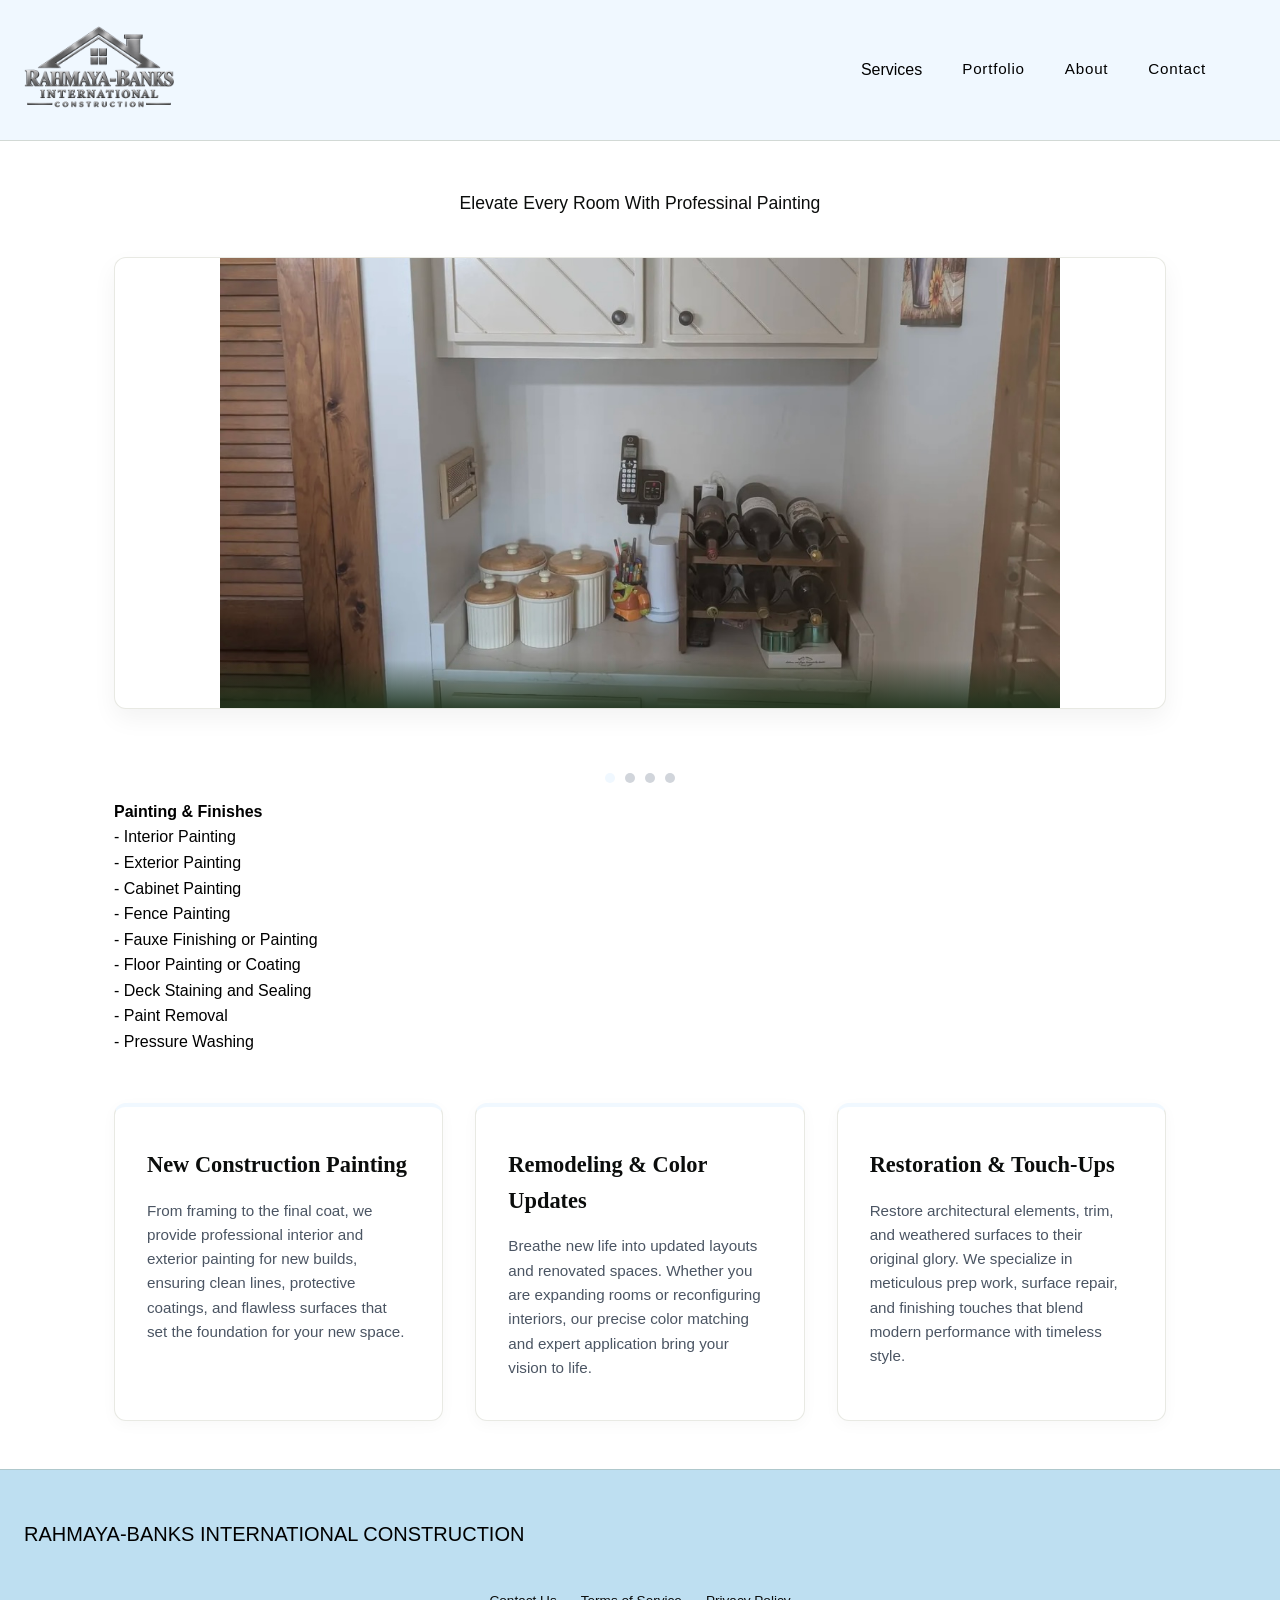
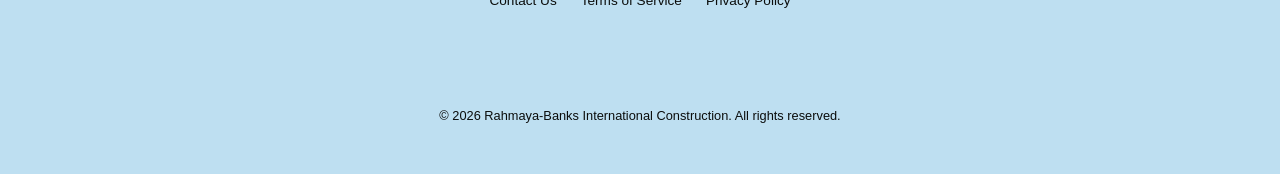
<file: painting.html>
<!DOCTYPE html>
<html lang="en">

<head>
    <meta charset="UTF-8">
    <meta name="viewport" content="width=device-width, initial-scale=1.0">
    <title>Painting Services</title>
    <!-- Link to external stylesheet -->
    <link rel="stylesheet" href="style.css">
</head>

<body class="site-body">
    <!-- Navigation -->
    <nav class="navbar" aria-label="Main Navigation">
        <a href="index.html"><img class="logo" src="pictures/Sitelogo3.PNG" alt="R&b-LOGO"></a>
        <!--<div class="nav-brand">Rahmaya-Banks | International Construction</div>-->
        <!-- Hamburger Menu Toggle Button -->
        <button class="hamburger-btn" aria-expanded="false" aria-controls="mobile-menu"
            aria-label="Toggle navigation menu">
            <span class="hamburger-line"></span>
            <span class="hamburger-line"></span>
            <span class="hamburger-line"></span>
        </button>
        <!-- Desktop Links -->
        <div class="nav-links">
            <div class="dropdown">Services
                <div class="dropdown-content">
                    <!-- Nested Submenu for Residential -->
                    <div class="dropdown-submenu">
                        <a href="#" class="submenu-toggle">Residential ▸</a>
                        <div class="sub-dropdown-content">
                            <a href="carpentry.html">Carpentry</a>
                            <!--  <a href="cleaning.html">Cleaning Services</a> -->
                            <a href="drywall.html">Drywall</a>
                            <a href="painting.html">Painting</a>
                            <a href="roofer_siding.html">Roofing & Siding</a>
                        </div>
                    </div>
                    <a href="#">Commercial</a>
                </div>
            </div>
            <a href="gallery.html">Portfolio</a>
            <a href="about.html">About</a>
            <a href="contact.html">Contact</a>
        </div>
        <!-- Mobile Dropdown Menu -->
        <div id="mobile-menu" class="mobile-menu hidden" hidden>
            <div class="mobile-services-wrapper">
                <a href="" id="mobile-services-toggle" class="mobile-link">Services</a>
                <div id="mobile-subcategories" class="mobile-subcategories hidden">
                    <a href="#" class="mobile-sub-link">Residential</a>
                    <a href="carpentry.html" class="mobile-sub-link">&nbsp;&nbsp; Carpentry</a>
                    <a href="drywall.html" class="mobile-sub-link">&nbsp;&nbsp; Drywall</a>
                    <a href="painting.html" class="mobile-sub-link">&nbsp;&nbsp; Painting</a>
                    <a href="roofer_siding.html" class="mobile-sub-link">&nbsp;&nbsp; Roofing & Siding</a>
                    <a href="#" class="mobile-sub-link">Commercial</a>
                </div>
            </div>
            <a href="gallery.html" class="mobile-link">Portfolio</a>
            <a href="about.html" class="mobile-link">About</a>
            <a href="contact.html" class="mobile-link">Contact</a>
        </div>
    </nav>

    <!-- Main Portfolio & Slideshow Content -->
    <main class="portfolio-page-container">
        <header class="portfolio-header">
            <h1></h1>
            <p>Elevate Every Room With Professinal Painting</p>
        </header>

        <!-- Slideshow Highlight Section (10 Pictures) -->
        <div class="portfolio-section-box">
            <div class="slideshow-container">
                <!-- Slide 1 -->
                <div class="slide active">
                    <img src="pictures/paint2.JPG" alt="High Cabinet painting">
                    <div class="slide-caption"></div>
                </div>
                <!-- Slide 2 -->
                <div class="slide">
                    <img src="pictures/paint1.JPG" alt="Lower Cabinet Painting">
                    <div class="slide-caption"></div>
                </div>
                <!-- Slide 3 -->
                <div class="slide">
                    <img src="pictures/paint3.JPG" alt="Green Kitchen Paint">
                    <div class="slide-caption"></div>
                </div>
                <!-- Slide 4 -->
                <div class="slide">
                    <img src="pictures/kitchenset.JPG" alt="Kitchen renovation">
                    <div class="slide-caption"></div>
                </div>
            </div>
        </div>
        <!-- Dots navigation -->
        <div class="dots-container" id="dotsContainer"></div>
        </div>

        <dl>
            <dt><b>Painting & Finishes</b></dt>
            <dd>- Interior Painting</dd>
            <dd>- Exterior Painting</dd>
            <dd>- Cabinet Painting</dd>
            <dd>- Fence Painting</dd>
            <dd>- Fauxe Finishing or Painting</dd>
            <dd>- Floor Painting or Coating</dd>
            <dd>- Deck Staining and Sealing</dd>
            <dd>- Paint Removal</dd>
            <dd>- Pressure Washing</dd>
        </dl>

        <!-- Text Breakdown Section -->
        <div class="content-grid">
            <div class="portfolio-card">
                <h3> New Construction Painting</h3>
                <p>From framing to the final coat, we provide professional interior and exterior painting for new
                    builds, ensuring clean lines, protective coatings, and flawless surfaces that set the foundation
                    for your new space.</p>
            </div>
            <div class="portfolio-card">
                <h3>Remodeling & Color Updates</h3>
                <p> Breathe new life into updated layouts and renovated spaces. Whether you are expanding rooms or
                    reconfiguring interiors, our precise color matching and expert application bring your vision to
                    life.</p>
            </div>
            <div class="portfolio-card">
                <h3>Restoration & Touch-Ups</h3>
                <p>Restore architectural elements, trim, and weathered surfaces to their original glory. We
                    specialize in meticulous prep work, surface repair, and finishing touches that blend modern
                    performance with timeless style.</p>
            </div>
        </div>
    </main>

    <!-- Footer with Required Policy Links -->
    <footer class="footer">
        <h6>
            RAHMAYA-BANKS INTERNATIONAL CONSTRUCTION
        </h6>
        <p></p>
        <div class="footer-links">
            <a href="contact.html">Contact Us</a>
            <a href="terms.html">Terms of Service</a>
            <a href="privacy.html">Privacy Policy</a>
        </div>
        <p class="footer-copy">&copy; 2026 Rahmaya-Banks International Construction. All rights reserved.</p>
    </footer>

    <!-- Link to external JavaScript file -->
    <script src="portfolio.js"></script>
    <script src="slide.js"></script>
    <script src="script.js"></script>
    <!-- JavaScript for Hamburger Menu Toggle -->
    <script src="burger.js"></script>
</body>

</html>
</file>
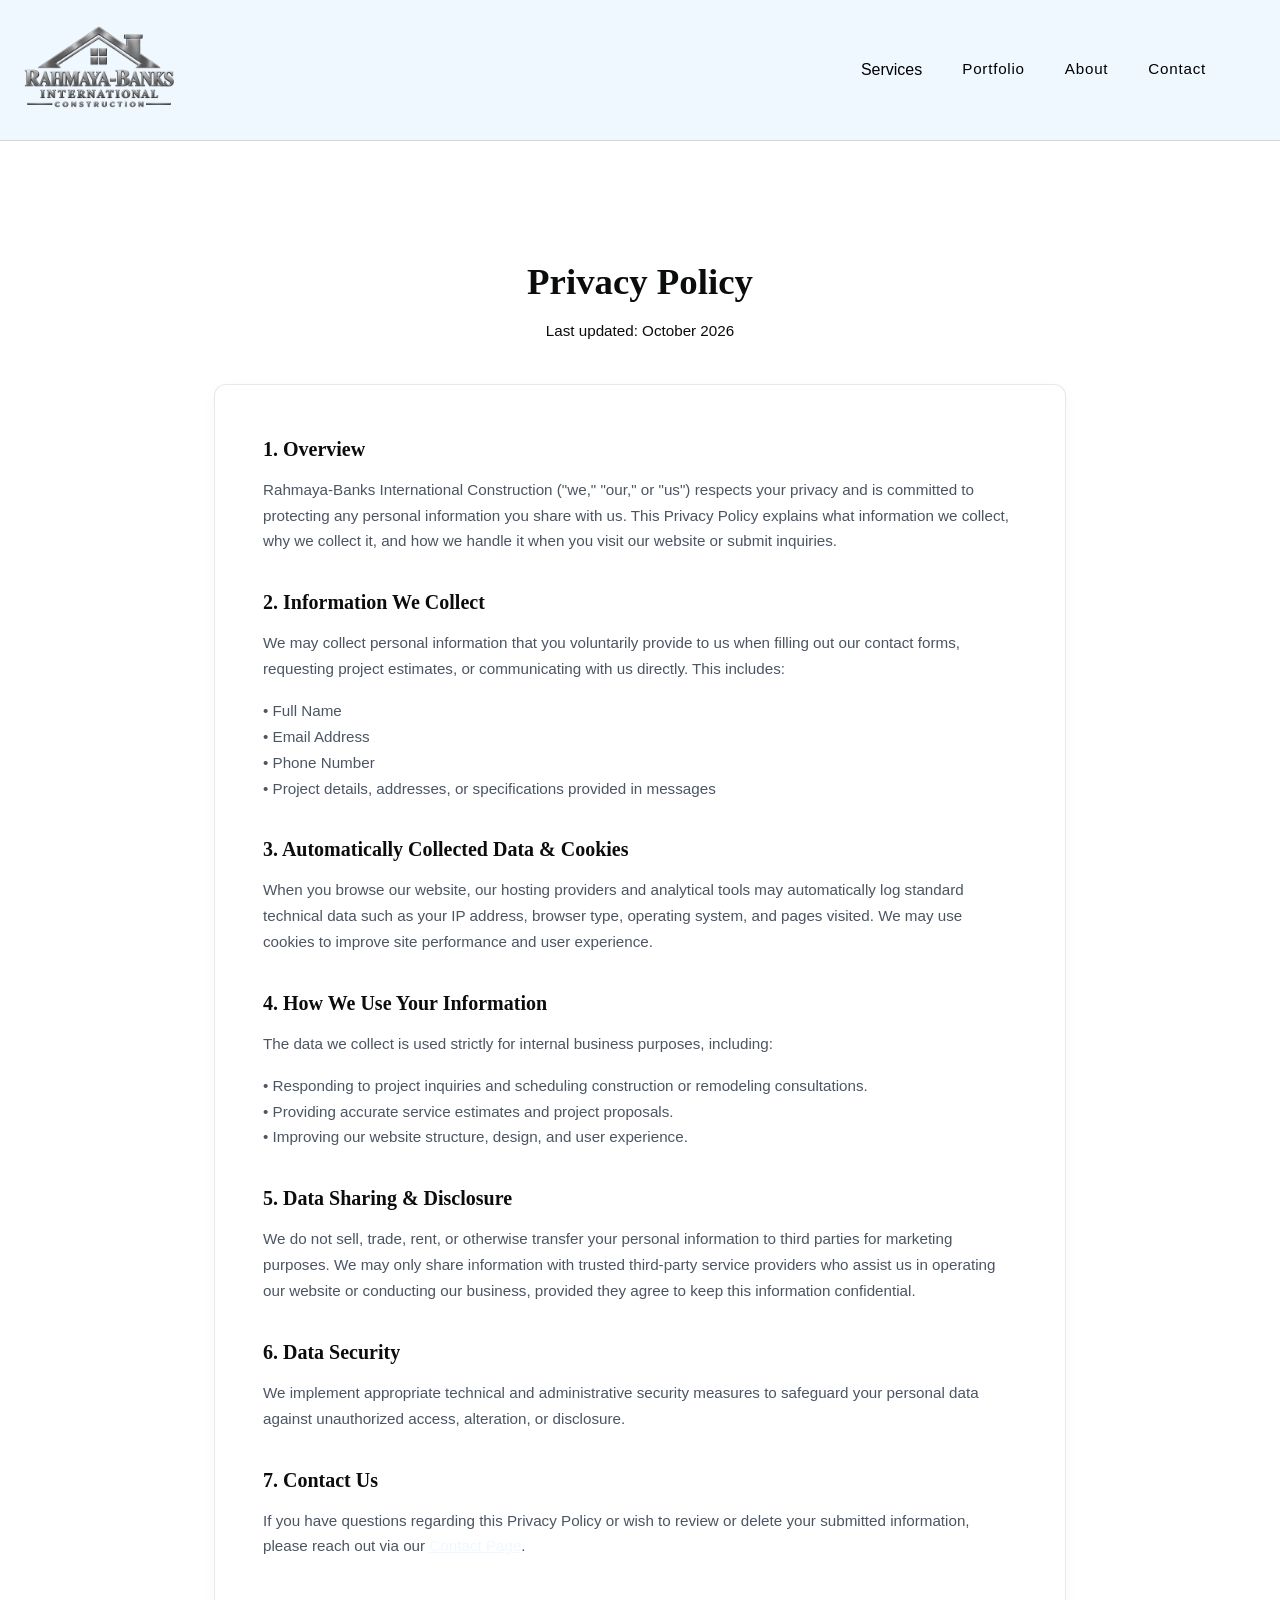
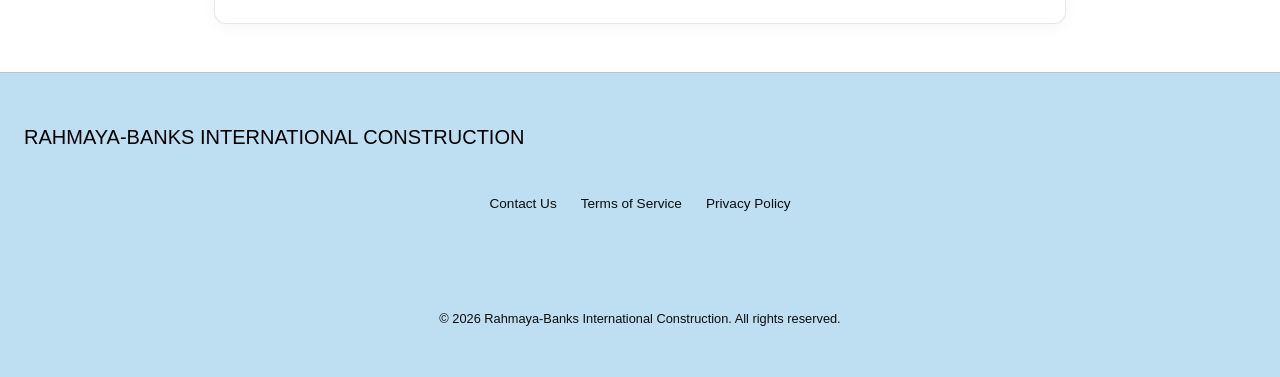
<file: privacy.html>
<!DOCTYPE html>
<html lang="en">

<head>
    <meta charset="UTF-8">
    <meta name="viewport" content="width=device-width, initial-scale=1.0">
    <title>Privacy Policy - Rahmaya-Banks International Construction</title>
    <link rel="stylesheet" href="style.css">
</head>

<body class="site-body">
    <!-- Navigation -->
    <nav class="navbar" aria-label="Main Navigation">
        <a href="index.html"><img class="logo" src="pictures/Sitelogo3.PNG" alt="R&b-LOGO"></a>
        <!--<div class="nav-brand">Rahmaya-Banks | International Construction</div>-->
        <!-- Hamburger Menu Toggle Button -->
        <button class="hamburger-btn" aria-expanded="false" aria-controls="mobile-menu"
            aria-label="Toggle navigation menu">
            <span class="hamburger-line"></span>
            <span class="hamburger-line"></span>
            <span class="hamburger-line"></span>
        </button>
        <!-- Desktop Links -->
        <div class="nav-links">
            <div class="dropdown">Services
                <div class="dropdown-content">
                    <!-- Nested Submenu for Residential -->
                    <div class="dropdown-submenu">
                        <a href="#" class="submenu-toggle">Residential ▸</a>
                        <div class="sub-dropdown-content">
                            <a href="carpentry.html">Carpentry</a>
                            <!--  <a href="cleaning.html">Cleaning Services</a> -->
                            <a href="drywall.html">Drywall</a>
                            <a href="painting.html">Painting</a>
                            <a href="roofer_siding.html">Roofing & Siding</a>
                        </div>
                    </div>
                    <a href="#">Commercial</a>
                </div>
            </div>
            <a href="gallery.html">Portfolio</a>
            <a href="about.html">About</a>
            <a href="contact.html">Contact</a>
        </div>
        <!-- Mobile Dropdown Menu -->
        <div id="mobile-menu" class="mobile-menu hidden" hidden>
            <div class="mobile-services-wrapper">
                <a href="" id="mobile-services-toggle" class="mobile-link">Services</a>
                <div id="mobile-subcategories" class="mobile-subcategories hidden">
                    <a href="#" class="mobile-sub-link">Residential</a>
                    <a href="carpentry.html" class="mobile-sub-link">&nbsp;&nbsp; Carpentry</a>
                    <a href="drywall.html" class="mobile-sub-link">&nbsp;&nbsp; Drywall</a>
                    <a href="painting.html" class="mobile-sub-link">&nbsp;&nbsp; Painting</a>
                    <a href="roofer_siding.html" class="mobile-sub-link">&nbsp;&nbsp; Roofing & Siding</a>
                    <a href="#" class="mobile-sub-link">Commercial</a>
                </div>
            </div>
            <a href="gallery.html" class="mobile-link">Portfolio</a>
            <a href="about.html" class="mobile-link">About</a>
            <a href="contact.html" class="mobile-link">Contact</a>
        </div>
    </nav>

    <main class="policy-page-container">
        <header class="policy-header">
            <h1>Privacy Policy</h1>
            <p>Last updated: October 2026</p>
        </header>

        <div class="policy-card">
            <h2>1. Overview</h2>
            <p>Rahmaya-Banks International Construction ("we," "our," or "us") respects your privacy and is committed to
                protecting any personal information you share with us. This Privacy Policy explains what information we
                collect, why we collect it, and how we handle it when you visit our website or submit inquiries.</p>

            <h2>2. Information We Collect</h2>
            <p>We may collect personal information that you voluntarily provide to us when filling out our contact
                forms, requesting project estimates, or communicating with us directly. This includes:</p>
            <p>• Full Name<br>• Email Address<br>• Phone Number<br>• Project details, addresses, or specifications
                provided in messages</p>

            <h2>3. Automatically Collected Data & Cookies</h2>
            <p>When you browse our website, our hosting providers and analytical tools may automatically log standard
                technical data such as your IP address, browser type, operating system, and pages visited. We may use
                cookies to improve site performance and user experience.</p>

            <h2>4. How We Use Your Information</h2>
            <p>The data we collect is used strictly for internal business purposes, including:</p>
            <p>• Responding to project inquiries and scheduling construction or remodeling consultations.<br>• Providing
                accurate service estimates and project proposals.<br>• Improving our website structure, design, and user
                experience.</p>

            <h2>5. Data Sharing & Disclosure</h2>
            <p>We do not sell, trade, rent, or otherwise transfer your personal information to third parties for
                marketing purposes. We may only share information with trusted third-party service providers who assist
                us in operating our website or conducting our business, provided they agree to keep this information
                confidential.</p>

            <h2>6. Data Security</h2>
            <p>We implement appropriate technical and administrative security measures to safeguard your personal data
                against unauthorized access, alteration, or disclosure.</p>

            <h2>7. Contact Us</h2>
            <p>If you have questions regarding this Privacy Policy or wish to review or delete your submitted
                information, please reach out via our <a href="contact.html"
                    style="color: var(--brand-forest); text-decoration: underline;">Contact Page</a>.</p>
        </div>
    </main>

    <footer class="footer">
        <h6>
            RAHMAYA-BANKS INTERNATIONAL CONSTRUCTION
        </h6>
        <p></p>
        <div class="footer-links">
            <a href="contact.html">Contact Us</a>
            <a href="terms.html">Terms of Service</a>
            <a href="privacy.html">Privacy Policy</a>
        </div>
        <p class="footer-copy">&copy; 2026 Rahmaya-Banks International Construction. All rights reserved.</p>
    </footer>

    <script src="script.js"></script>
    <!-- JavaScript for Hamburger Menu Toggle -->
    <script src="burger.js"></script>
</body>

</html>
</file>
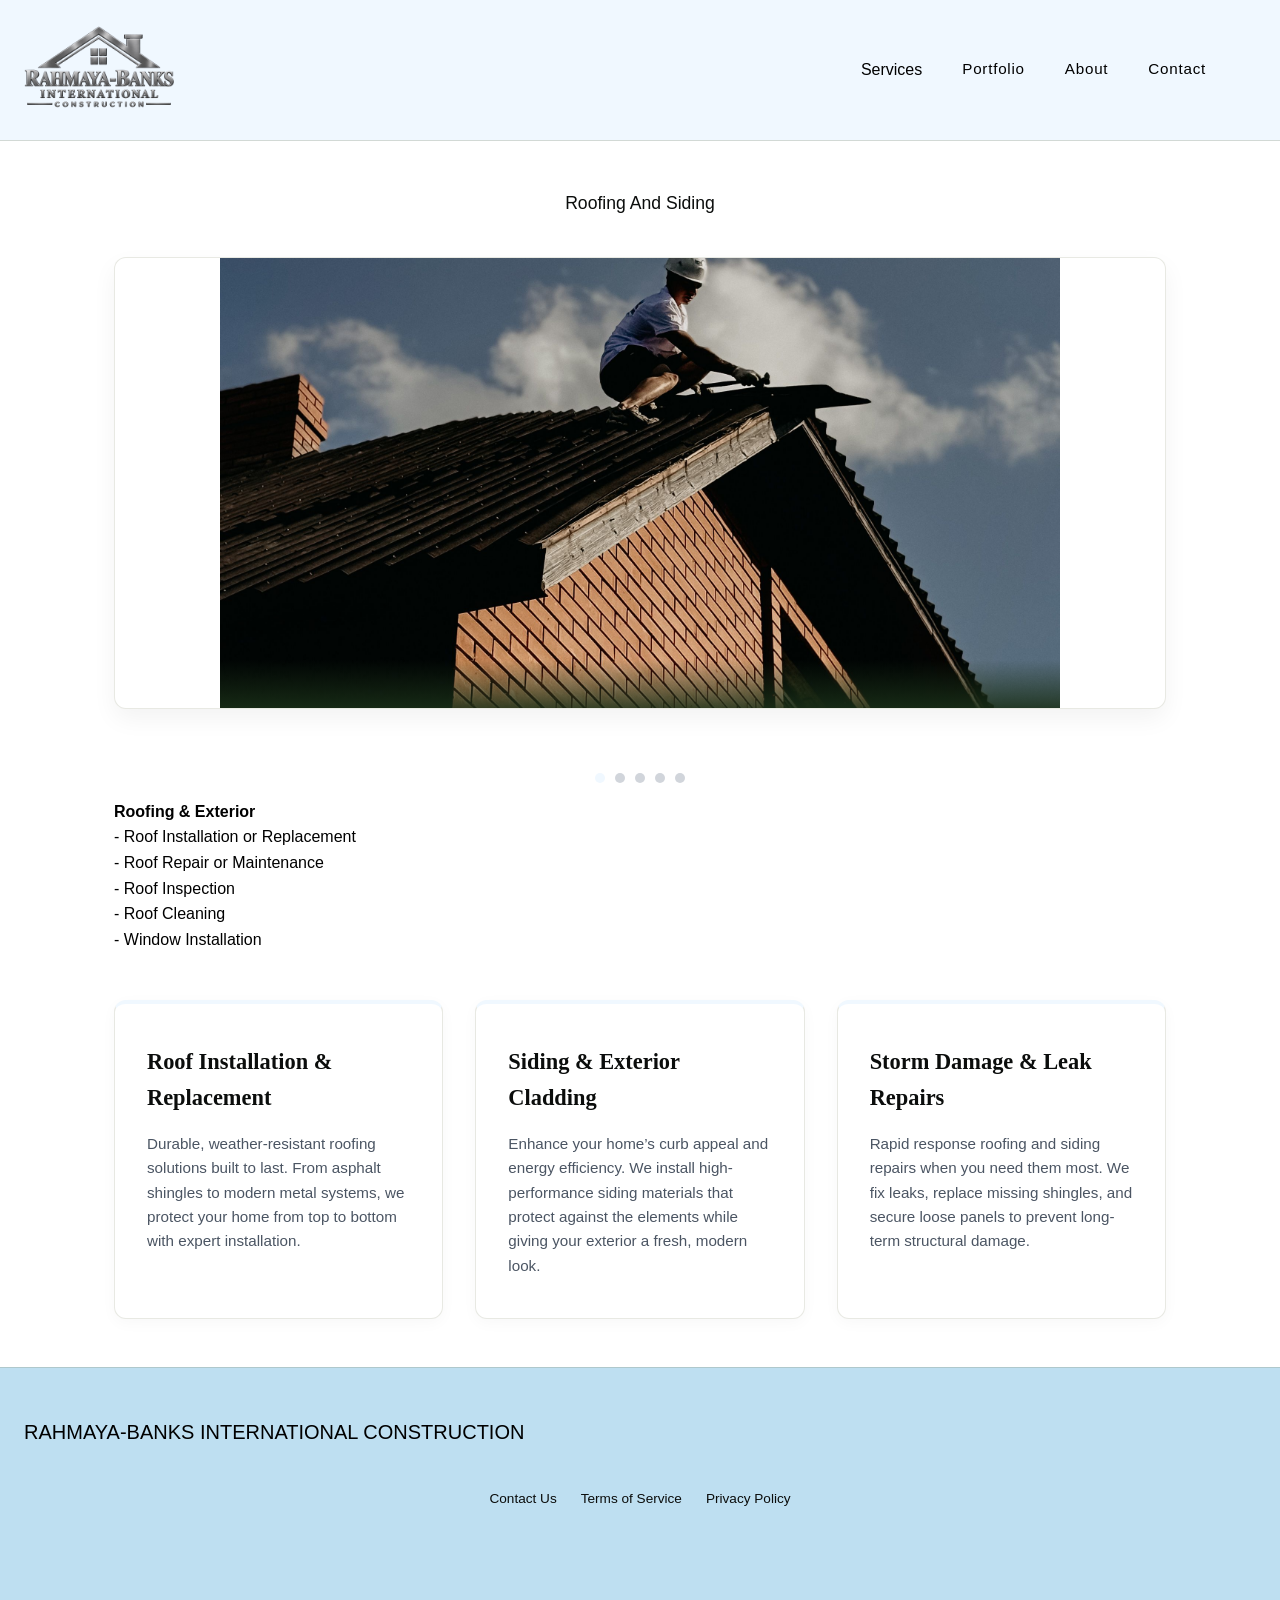
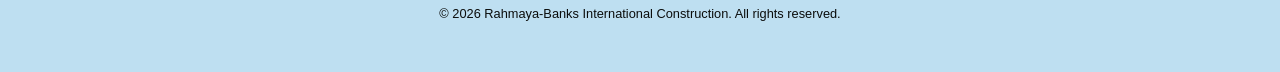
<file: roofer_siding.html>
<!DOCTYPE html>
<html lang="en">

<head>
    <meta charset="UTF-8">
    <meta name="viewport" content="width=device-width, initial-scale=1.0">
    <title>Roofing & Siding Services</title>
    <!-- Link to external stylesheet -->
    <link rel="stylesheet" href="style.css">
</head>

<body class="site-body">
    <!-- Navigation -->
    <nav class="navbar" aria-label="Main Navigation">
        <a href="index.html"><img class="logo" src="pictures/Sitelogo3.PNG" alt="R&b-LOGO"></a>
        <!--<div class="nav-brand">Rahmaya-Banks | International Construction</div>-->
        <!-- Hamburger Menu Toggle Button -->
        <button class="hamburger-btn" aria-expanded="false" aria-controls="mobile-menu"
            aria-label="Toggle navigation menu">
            <span class="hamburger-line"></span>
            <span class="hamburger-line"></span>
            <span class="hamburger-line"></span>
        </button>
        <!-- Desktop Links -->
        <div class="nav-links">
            <div class="dropdown">Services
                <div class="dropdown-content">
                    <!-- Nested Submenu for Residential -->
                    <div class="dropdown-submenu">
                        <a href="#" class="submenu-toggle">Residential ▸</a>
                        <div class="sub-dropdown-content">
                            <a href="carpentry.html">Carpentry</a>
                            <!--  <a href="cleaning.html">Cleaning Services</a> -->
                            <a href="drywall.html">Drywall</a>
                            <a href="painting.html">Painting</a>
                            <a href="roofer_siding.html">Roofing & Siding</a>
                        </div>
                    </div>
                    <a href="#">Commercial</a>
                </div>
            </div>
            <a href="gallery.html">Portfolio</a>
            <a href="about.html">About</a>
            <a href="contact.html">Contact</a>
        </div>
        <!-- Mobile Dropdown Menu -->
        <div id="mobile-menu" class="mobile-menu hidden" hidden>
            <div class="mobile-services-wrapper">
                <a href="" id="mobile-services-toggle" class="mobile-link">Services</a>
                <div id="mobile-subcategories" class="mobile-subcategories hidden">
                    <a href="#" class="mobile-sub-link">Residential</a>
                    <a href="carpentry.html" class="mobile-sub-link">&nbsp;&nbsp; Carpentry</a>
                    <a href="drywall.html" class="mobile-sub-link">&nbsp;&nbsp; Drywall</a>
                    <a href="painting.html" class="mobile-sub-link">&nbsp;&nbsp; Painting</a>
                    <a href="roofer_siding.html" class="mobile-sub-link">&nbsp;&nbsp; Roofing & Siding</a>
                    <a href="#" class="mobile-sub-link">Commercial</a>
                </div>
            </div>
            <a href="gallery.html" class="mobile-link">Portfolio</a>
            <a href="about.html" class="mobile-link">About</a>
            <a href="contact.html" class="mobile-link">Contact</a>
        </div>
    </nav>

    <!-- Main Portfolio & Slideshow Content -->
    <main class="portfolio-page-container">
        <header class="portfolio-header">
            <h1></h1>
            <p>Roofing And Siding</p>
        </header>

        <!-- Slideshow Highlight Section (10 Pictures) -->
        <div class="portfolio-section-box">
            <div class="slideshow-container">
                <!-- Slide 1 -->
                <div class="slide active">
                    <img src="pictures/Roof_Work.jpg" alt="Man Working On Roof">
                    <div class="slide-caption"></div>
                </div>
                <!-- Slide 2 -->
                <div class="slide">
                    <img src="pictures/Roof_Stapling.jpg" alt="Man Stapling Roof">
                    <div class="slide-caption"></div>
                </div>
                <!-- Slide 3 -->
                <div class="slide">
                    <img src="pictures/Side_Construct.jpg" alt="Roof Fixing">
                    <div class="slide-caption"></div>
                </div>
                <!-- Slide 4 -->
                <div class="slide">
                    <img src="pictures/Measuring_Roof.jpg" alt="Measuring_Roof">
                    <div class="slide-caption"></div>
                </div>
                <!-- Slide 5 -->
                <div class="slide">
                    <img src="pictures/Colorful_Siding.jpg" alt="Siding color">
                    <div class="slide-caption"></div>
                </div>
            </div>
        </div>

        <!-- Dots navigation -->
        <div class="dots-container" id="dotsContainer"></div>
        </div>

        <dl>
            <dt><b>Roofing & Exterior</b></dt>
            <dd>- Roof Installation or Replacement</dd>
            <dd>- Roof Repair or Maintenance</dd>
            <dd>- Roof Inspection</dd>
            <dd>- Roof Cleaning</dd>
            <dd>- Window Installation</dd>
        </dl>

        <!-- Text Breakdown Section -->
        <div class="content-grid">
            <div class="portfolio-card">
                <h3>Roof Installation & Replacement</h3>
                <p>Durable, weather-resistant roofing solutions built to last. From asphalt shingles to modern metal
                    systems, we protect your home from top to bottom with expert installation.</p>
            </div>
            <div class="portfolio-card">
                <h3>Siding & Exterior Cladding</h3>
                <p>Enhance your home’s curb appeal and energy efficiency. We install high-performance siding materials
                    that protect against the elements while giving your exterior a fresh, modern look.
                </p>
            </div>
            <div class="portfolio-card">
                <h3>Storm Damage & Leak Repairs</h3>
                <p>Rapid response roofing and siding repairs when you need them most. We fix leaks, replace missing
                    shingles, and secure loose panels to prevent long-term structural damage.</p>
            </div>
        </div>
    </main>

    <!-- Footer with Required Policy Links -->
    <footer class="footer">
        <h6>
            RAHMAYA-BANKS INTERNATIONAL CONSTRUCTION
        </h6>
        <p></p>
        <div class="footer-links">
            <a href="contact.html">Contact Us</a>
            <a href="terms.html">Terms of Service</a>
            <a href="privacy.html">Privacy Policy</a>
        </div>
        <p class="footer-copy">&copy; 2026 Rahmaya-Banks International Construction. All rights reserved.</p>
    </footer>

    <!-- Link to external JavaScript file -->
    <script src="portfolio.js"></script>
    <script src="slide.js"></script>
    <script src="script.js"></script>
    <!-- JavaScript for Hamburger Menu Toggle -->
    <script src="burger.js"></script>
</body>

</html>
</file>
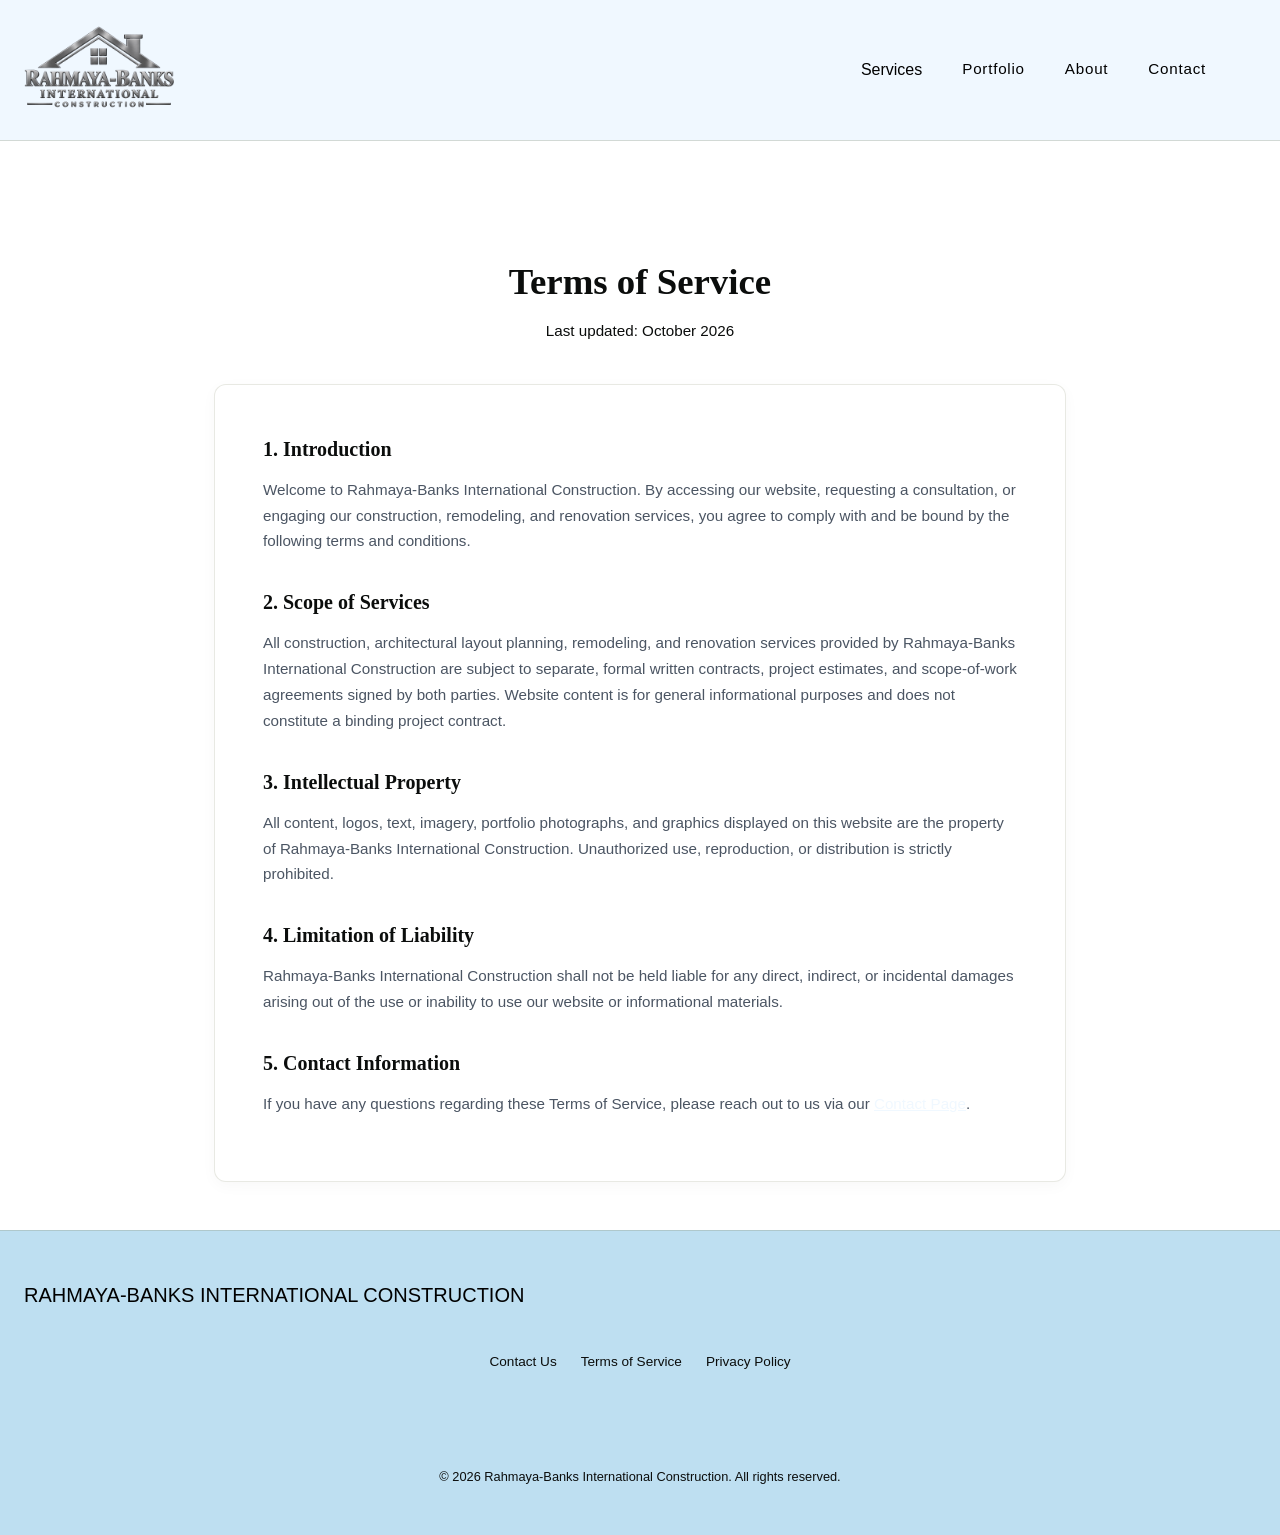
<file: terms.html>
<!DOCTYPE html>
<html lang="en">

<head>
    <meta charset="UTF-8">
    <meta name="viewport" content="width=device-width, initial-scale=1.0">
    <title>Terms of Service - Rahmaya-Banks International Construction</title>
    <link rel="stylesheet" href="style.css">
</head>

<body class="site-body">
    <!-- Navigation -->
    <nav class="navbar" aria-label="Main Navigation">
        <a href="index.html"><img class="logo" src="pictures/Sitelogo3.PNG" alt="R&b-LOGO"></a>
        <!--<div class="nav-brand">Rahmaya-Banks | International Construction</div>-->
        <!-- Hamburger Menu Toggle Button -->
        <button class="hamburger-btn" aria-expanded="false" aria-controls="mobile-menu"
            aria-label="Toggle navigation menu">
            <span class="hamburger-line"></span>
            <span class="hamburger-line"></span>
            <span class="hamburger-line"></span>
        </button>
        <!-- Desktop Links -->
        <div class="nav-links">
            <div class="dropdown">Services
                <div class="dropdown-content">
                    <!-- Nested Submenu for Residential -->
                    <div class="dropdown-submenu">
                        <a href="#" class="submenu-toggle">Residential ▸</a>
                        <div class="sub-dropdown-content">
                            <a href="carpentry.html">Carpentry</a>
                            <!--  <a href="cleaning.html">Cleaning Services</a> -->
                            <a href="drywall.html">Drywall</a>
                            <a href="painting.html">Painting</a>
                            <a href="roofer_siding.html">Roofing & Siding</a>
                        </div>
                    </div>
                    <a href="#">Commercial</a>
                </div>
            </div>
            <a href="gallery.html">Portfolio</a>
            <a href="about.html">About</a>
            <a href="contact.html">Contact</a>
        </div>
        <!-- Mobile Dropdown Menu -->
        <div id="mobile-menu" class="mobile-menu hidden" hidden>
            <div class="mobile-services-wrapper">
                <a href="" id="mobile-services-toggle" class="mobile-link">Services</a>
                <div id="mobile-subcategories" class="mobile-subcategories hidden">
                    <a href="#" class="mobile-sub-link">Residential</a>
                    <a href="carpentry.html" class="mobile-sub-link">&nbsp;&nbsp; Carpentry</a>
                    <a href="drywall.html" class="mobile-sub-link">&nbsp;&nbsp; Drywall</a>
                    <a href="painting.html" class="mobile-sub-link">&nbsp;&nbsp; Painting</a>
                    <a href="roofer_siding.html" class="mobile-sub-link">&nbsp;&nbsp; Roofing & Siding</a>
                    <a href="#" class="mobile-sub-link">Commercial</a>
                </div>
            </div>
            <a href="gallery.html" class="mobile-link">Portfolio</a>
            <a href="about.html" class="mobile-link">About</a>
            <a href="contact.html" class="mobile-link">Contact</a>
        </div>
    </nav>

    <!-- Main Content Container -->
    <main class="policy-page-container">
        <header class="policy-header">
            <h1>Terms of Service</h1>
            <p>Last updated: October 2026</p>
        </header>

        <div class="policy-card">
            <h2>1. Introduction</h2>
            <p>Welcome to Rahmaya-Banks International Construction. By accessing our website, requesting a consultation,
                or engaging our construction, remodeling, and renovation services, you agree to comply with and be bound
                by the following terms and conditions.</p>

            <h2>2. Scope of Services</h2>
            <p>All construction, architectural layout planning, remodeling, and renovation services provided by
                Rahmaya-Banks International Construction are subject to separate, formal written contracts, project
                estimates, and scope-of-work agreements signed by both parties. Website content is for general
                informational purposes and does not constitute a binding project contract.</p>

            <h2>3. Intellectual Property</h2>
            <p>All content, logos, text, imagery, portfolio photographs, and graphics displayed on this website are the
                property of Rahmaya-Banks International Construction. Unauthorized use, reproduction, or distribution is
                strictly prohibited.</p>

            <h2>4. Limitation of Liability</h2>
            <p>Rahmaya-Banks International Construction shall not be held liable for any direct, indirect, or incidental
                damages arising out of the use or inability to use our website or informational materials.</p>

            <h2>5. Contact Information</h2>
            <p>If you have any questions regarding these Terms of Service, please reach out to us via our <a
                    href="contact.html" style="color: var(--brand-forest); text-decoration: underline;">Contact
                    Page</a>.</p>
        </div>
    </main>

    <!-- Shared Footer -->
    <footer class="footer">
        <h6>
            RAHMAYA-BANKS INTERNATIONAL CONSTRUCTION
        </h6>
        <p></p>
        <div class="footer-links">
            <a href="contact.html">Contact Us</a>
            <a href="terms.html">Terms of Service</a>
            <a href="privacy.html">Privacy Policy</a>
        </div>
        <p class="footer-copy">&copy; 2026 Rahmaya-Banks International Construction. All rights reserved.</p>
    </footer>

    <script src="script.js"></script>
    <!-- JavaScript for Hamburger Menu Toggle -->
    <script src="burger.js"></script>
</body>

</html>
</file>
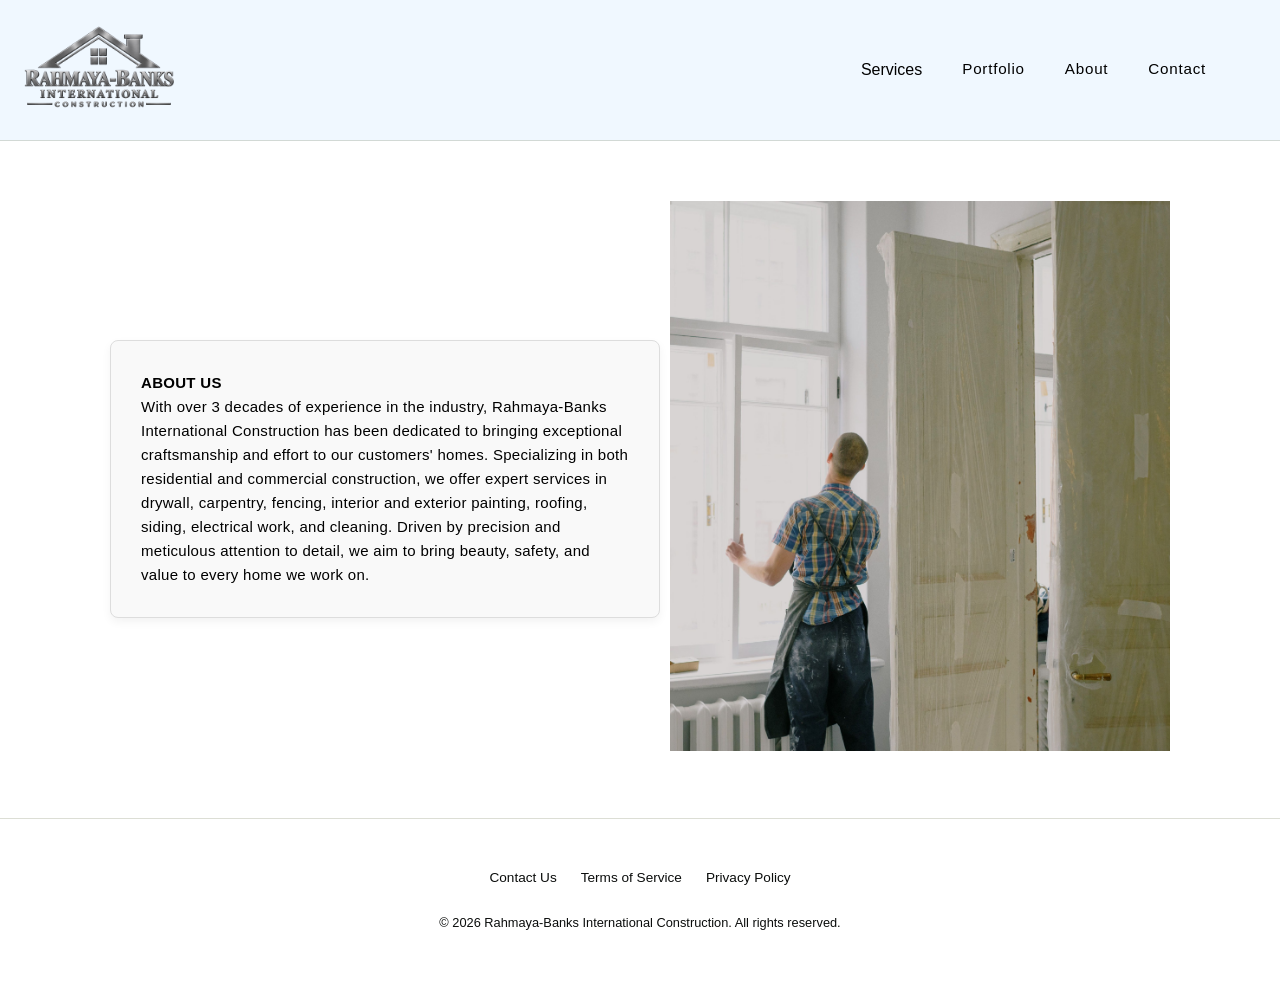
<file: site/about.html>
<!DOCTYPE html>
<html lang="en">

<head>
    <meta charset="UTF-8">
    <meta name="viewport" content="width=device-width, initial-scale=1.0">
    <title>About Us</title>
    <!-- Link to external stylesheet -->
    <link rel="stylesheet" href="style.css">
</head>

<body class="site-body">
    <!-- Navigation -->
    <nav class="navbar" aria-label="Main Navigation">
        <a href="index.html"><img class="logo" src="pictures/Sitelogo3.PNG" alt="R&b-LOGO"></a>
        <!--<div class="nav-brand">Rahmaya-Banks | International Construction</div>-->
        <!-- Hamburger Menu Toggle Button -->
        <button class="hamburger-btn" aria-expanded="false" aria-controls="mobile-menu"
            aria-label="Toggle navigation menu">
            <span class="hamburger-line"></span>
            <span class="hamburger-line"></span>
            <span class="hamburger-line"></span>
        </button>
        <!-- Desktop Links -->
        <div class="nav-links">
            <div class="dropdown">Services
                <div class="dropdown-content">
                    <!-- Nested Submenu for Residential -->
                    <div class="dropdown-submenu">
                        <a href="#" class="submenu-toggle">Residential ▸</a>
                        <div class="sub-dropdown-content">
                            <a href="carpentry.html">Carpenter Services</a>
                            <a href="drywall.html">DryWall Services</a>
                            <a href="painting.html">Painting Services</a>
                            <a href="roofer_siding.html">Roofer and Sider Services</a>
                        </div>
                    </div>
                    <a href="#">Commercial</a>
                </div>
            </div>
            <a href="gallery.html">Portfolio</a>
            <a href="about.html">About</a>
            <a href="contact.html">Contact</a>
        </div>
        <!-- Mobile Dropdown Menu -->
        <div id="mobile-menu" class="mobile-menu hidden" hidden>
            <div class="mobile-services-wrapper">
                <a href="" id="mobile-services-toggle" class="mobile-link">Services</a>
                <div id="mobile-subcategories" class="mobile-subcategories hidden">
                    <a href="#" class="mobile-sub-link">Residential</a>
                    <a href="carpentry.html" class="mobile-sub-link">&nbsp;&nbsp;• Carpenter Services</a>
                    <a href="drywall.html" class="mobile-sub-link">&nbsp;&nbsp;• DryWall Services</a>
                    <a href="painting.html" class="mobile-sub-link">&nbsp;&nbsp;• Painting Services</a>
                    <a href="roofer_siding.html" class="mobile-sub-link">&nbsp;&nbsp;• Roofer and Sider Services</a>
                    <a href="#" class="mobile-sub-link">Commercial</a>
                </div>
            </div>
            <a href="gallery.html" class="mobile-link">Portfolio</a>
            <a href="about.html" class="mobile-link">About</a>
            <a href="contact.html" class="mobile-link">Contact</a>
        </div>
    </nav>


    <div class="about-container">
        <div class="about-text-box">
            <h1>ABOUT US</h1>
            <p>With over 3 decades of experience in the industry, Rahmaya-Banks International Construction has been
                dedicated to bringing exceptional craftsmanship and effort to our customers' homes. Specializing in both
                residential and commercial construction, we offer expert services in drywall, carpentry, fencing,
                interior and exterior painting, roofing, siding, electrical work, and cleaning. Driven by precision and
                meticulous attention to detail, we aim to bring beauty, safety, and value to every home we work on.</p>
        </div>

        <div class="about-pic-container"> <!-- Optional: wrap img in a container if needed -->
            <img class="about-pic" src="pictures/win_install.jpg" alt="">
        </div>
    </div>

    <!-- Footer with Required Policy Links -->
    <footer class="footer">
        <div class="footer-links">
            <a href="contact.html">Contact Us</a>
            <a href="terms.html">Terms of Service</a>
            <a href="privacy.html">Privacy Policy</a>
        </div>
        <p class="footer-copy">&copy; 2026 Rahmaya-Banks International Construction. All rights reserved.</p>
    </footer>

    <script src="script.js"></script>
    <!-- JavaScript for Hamburger Menu Toggle -->
    <script src="burger.js"></script>
</body>

</html>
</file>
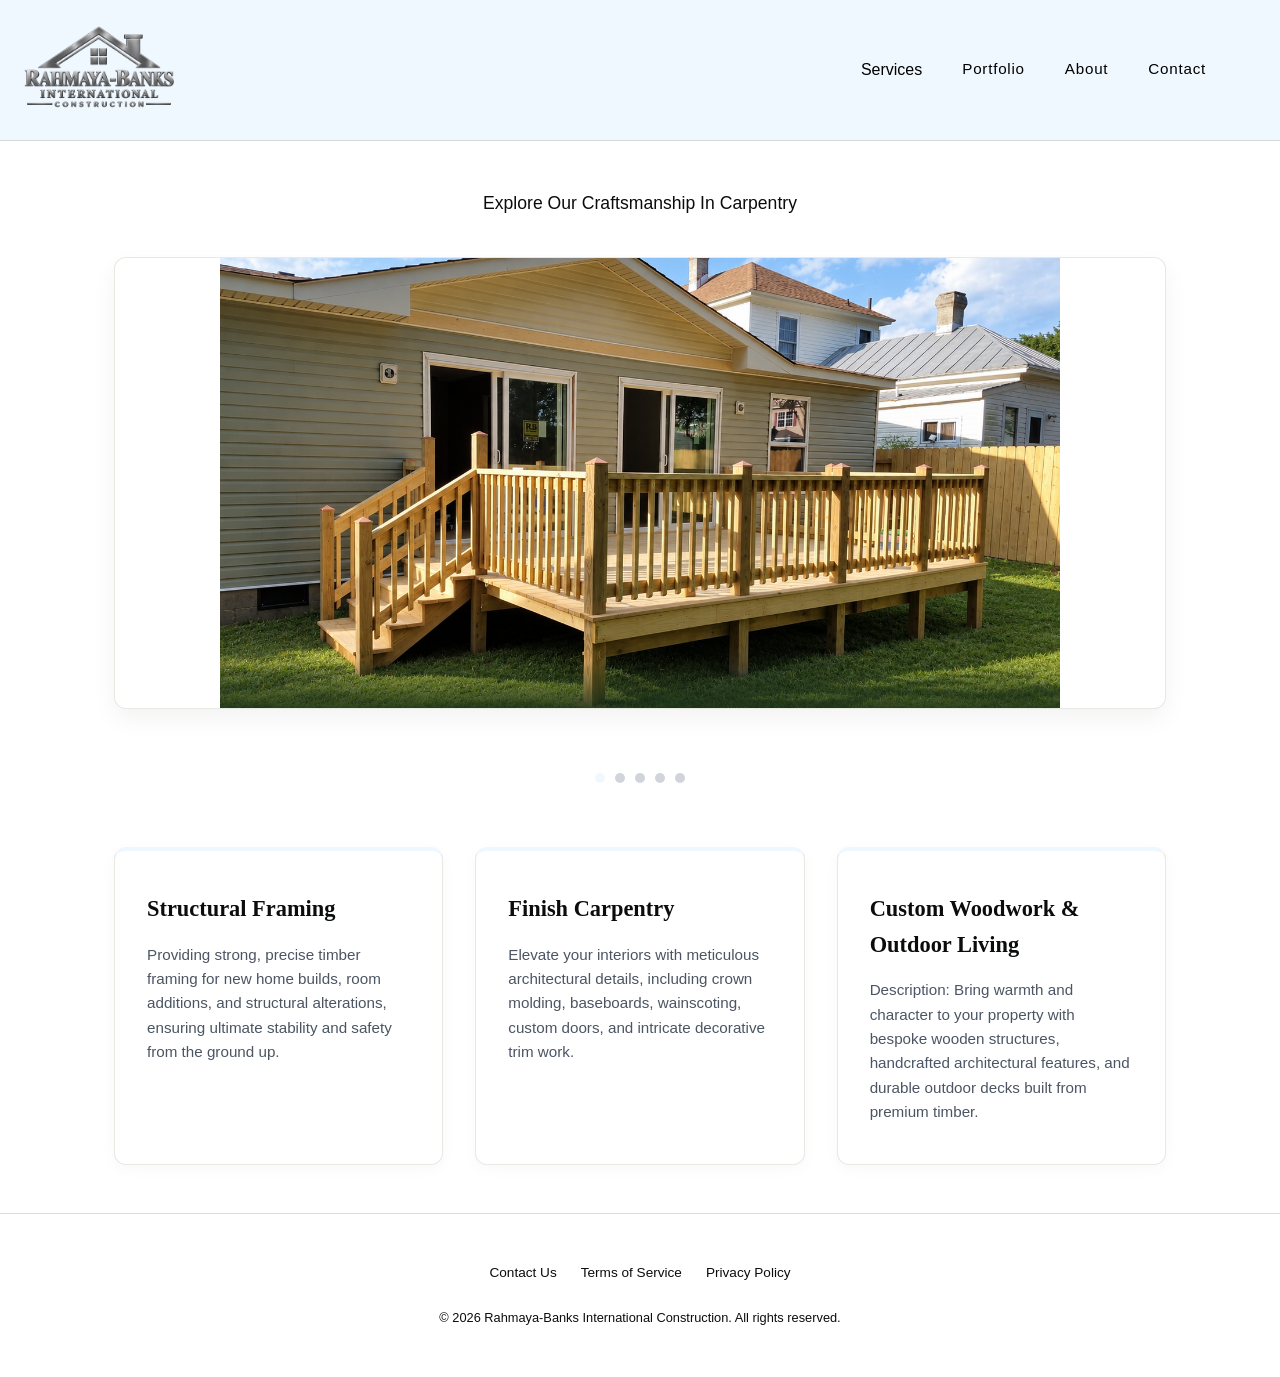
<file: site/carpentry.html>
<!DOCTYPE html>
<html lang="en">

<head>
    <meta charset="UTF-8">
    <meta name="viewport" content="width=device-width, initial-scale=1.0">
    <title>Carpentry - Services</title>
    <!-- Link to external stylesheet -->
    <link rel="stylesheet" href="style.css">
</head>

<body class="site-body">

    <!-- Navigation -->
    <nav class="navbar" aria-label="Main Navigation">
        <a href="index.html"><img class="logo" src="pictures/Sitelogo3.PNG" alt="R&b-LOGO"></a>
        <!--<div class="nav-brand">Rahmaya-Banks | International Construction</div>-->
        <!-- Hamburger Menu Toggle Button -->
        <button class="hamburger-btn" aria-expanded="false" aria-controls="mobile-menu"
            aria-label="Toggle navigation menu">
            <span class="hamburger-line"></span>
            <span class="hamburger-line"></span>
            <span class="hamburger-line"></span>
        </button>
        <!-- Desktop Links -->
        <div class="nav-links">
            <div class="dropdown">Services
                <div class="dropdown-content">
                    <!-- Nested Submenu for Residential -->
                    <div class="dropdown-submenu">
                        <a href="#" class="submenu-toggle">Residential ▸</a>
                        <div class="sub-dropdown-content">
                            <a href="carpentry.html">Carpenter Services</a>
                            <a href="drywall.html">DryWall Services</a>
                            <a href="painting.html">Painting Services</a>
                            <a href="roofer_siding.html">Roofer and Sider Services</a>
                        </div>
                    </div>
                    <a href="#">Commercial</a>
                </div>
            </div>
            <a href="gallery.html">Portfolio</a>
            <a href="about.html">About</a>
            <a href="contact.html">Contact</a>
        </div>
        <!-- Mobile Dropdown Menu -->
        <div id="mobile-menu" class="mobile-menu" hidden>
            <a href="#shop" class="mobile-link">Services</a>
            <a href="gallery.html" class="mobile-link">Portfolio</a>
            <a href="about.html" class="mobile-link">About</a>
            <a href="contact.html" class="mobile-link">Contact</a>
        </div>
    </nav>

    <!-- Main Portfolio & Slideshow Content -->
    <main class="portfolio-page-container">
        <header class="portfolio-header">
            <h1></h1>
            <p>Explore Our Craftsmanship In Carpentry</p>
        </header>

        <!-- Slideshow Highlight Section (10 Pictures)-->
        <div class="portfolio-section-box">
            <div class="slideshow-container">
                <!-- Slide 1 -->
                <div class="slide active">
                    <img src="pictures/deck1.PNG" alt="deck1">
                    <div class="slide-caption"></div>
                </div>
                <!-- Slide 2 -->
                <div class="slide">
                    <img src="pictures/deck2.JPG" alt="deck2">
                    <div class="slide-caption"></div>
                </div>
                <!-- Slide 3 -->
                <div class="slide">
                    <img src="pictures/deck3.JPG" alt="deck3">
                    <div class="slide-caption"></div>
                </div>
                <!-- Slide 4 -->
                <div class="slide">
                    <img src="pictures/deck4.JPG" alt="deck4">
                    <div class="slide-caption"></div>
                </div>
                <!-- Slide 4 -->
                <div class="slide">
                    <img src="pictures/FrontStep_Porch.PNG" alt="deck4">
                    <div class="slide-caption"></div>
                </div>
            </div>
        </div>
        <!-- Dots navigation -->
        <div class="dots-container" id="dotsContainer"></div>
        </div>

        <!-- Text Breakdown Section -->
        <div class="content-grid">
            <div class="portfolio-card">
                <h3>Structural Framing</h3>
                <p>Providing strong, precise timber framing for new home builds, room additions, and structural
                    alterations, ensuring ultimate stability and safety from the ground up.</p>
            </div>
            <div class="portfolio-card">
                <h3>Finish Carpentry</h3>
                <p>Elevate your interiors with meticulous architectural details, including crown molding,
                    baseboards,
                    wainscoting, custom doors, and intricate decorative trim work.</p>
            </div>
            <div class="portfolio-card">
                <h3>Custom Woodwork & Outdoor Living</h3>
                <p>Description: Bring warmth and character to your property with bespoke wooden structures,
                    handcrafted
                    architectural features, and durable outdoor decks built from premium timber.</p>
            </div>
        </div>
    </main>

    <!-- Footer with Required Policy Links -->
    <footer class="footer">
        <div class="footer-links">
            <a href="contact.html">Contact Us</a>
            <a href="terms.html">Terms of Service</a>
            <a href="privacy.html">Privacy Policy</a>
        </div>
        <p class="footer-copy">&copy; 2026 Rahmaya-Banks International Construction. All rights reserved.</p>
    </footer>

    <!-- Link to external JavaScript file -->
    <script src="portfolio.js"></script>
    <script src="script.js"></script>
    <!-- JavaScript for Hamburger Menu Toggle -->
    <script src="burger.js"></script>
</body>

</html>
</file>
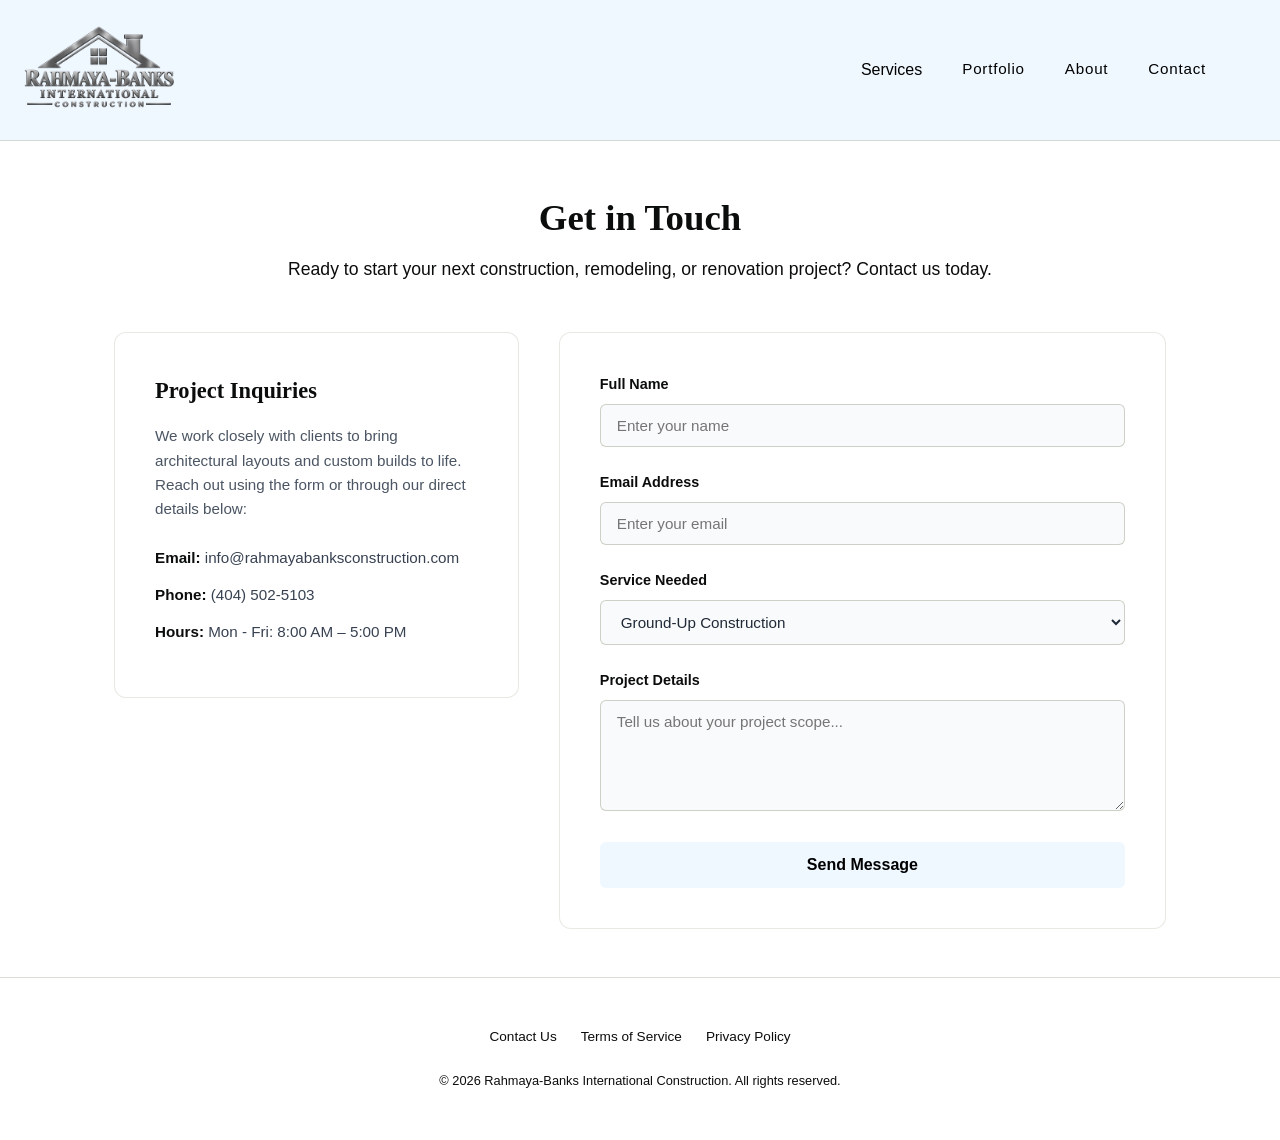
<file: site/contact.html>
<!DOCTYPE html>
<html lang="en">

<head>
    <meta charset="UTF-8">
    <meta name="viewport" content="width=device-width, initial-scale=1.0">
    <title>Contact Us - Rahmaya-Banks International Construction</title>
    <!-- Link to your shared stylesheet -->
    <link rel="stylesheet" href="style.css">
</head>

<body class="site-body">
<!-- Navigation -->
    <nav class="navbar" aria-label="Main Navigation">
        <a href="index.html"><img class="logo" src="pictures/Sitelogo3.PNG" alt="R&b-LOGO"></a>
        <!--<div class="nav-brand">Rahmaya-Banks | International Construction</div>-->
        <!-- Hamburger Menu Toggle Button -->
        <button class="hamburger-btn" aria-expanded="false" aria-controls="mobile-menu"
            aria-label="Toggle navigation menu">
            <span class="hamburger-line"></span>
            <span class="hamburger-line"></span>
            <span class="hamburger-line"></span>
        </button>
        <!-- Desktop Links -->
        <div class="nav-links">
            <div class="dropdown">Services
                <div class="dropdown-content">
                    <!-- Nested Submenu for Residential -->
                    <div class="dropdown-submenu">
                        <a href="#" class="submenu-toggle">Residential ▸</a>
                        <div class="sub-dropdown-content">
                            <a href="carpentry.html">Carpenter Services</a>
                            <a href="drywall.html">DryWall Services</a>
                            <a href="painting.html">Painting Services</a>
                            <a href="roofer_siding.html">Roofer and Sider Services</a>
                        </div>
                    </div>
                    <a href="#">Commercial</a>
                </div>
            </div>
            <a href="gallery.html">Portfolio</a>
            <a href="about.html">About</a>
            <a href="contact.html">Contact</a>
        </div>
        <!-- Mobile Dropdown Menu -->
    <div id="mobile-menu" class="mobile-menu" hidden>
        <a href="#shop" class="mobile-link">Services</a>
        <a href="gallery.html" class="mobile-link">Portfolio</a>
        <a href="about.html" class="mobile-link">About</a>
        <a href="contact.html" class="mobile-link">Contact</a>
    </div>
    </nav>

    <!-- Main Contact Section -->
    <main class="contact-page-container">
        <header class="contact-header">
            <h1>Get in Touch</h1>
            <p>Ready to start your next construction, remodeling, or renovation project? Contact us today.</p>
        </header>

        <div class="contact-content-grid">
            <!-- Contact Info Box -->
            <div class="contact-info-card">
                <h3>Project Inquiries</h3>
                <p>We work closely with clients to bring architectural layouts and custom builds to life. Reach out
                    using the form or through our direct details below:</p>

                <ul class="contact-details-list">
                    <li><strong>Email:</strong> info@rahmayabanksconstruction.com</li>
                    <li><strong>Phone:</strong> (404) 502-5103</li>
                    <li><strong>Hours:</strong> Mon - Fri: 8:00 AM – 5:00 PM</li>
                </ul>
            </div>

            <!-- Contact Form Box -->
            <div class="contact-form-card">
                <form id="contactForm">
                    <div class="form-group">
                        <label for="name">Full Name</label>
                        <input type="text" id="name" name="name" required placeholder="Enter your name">
                    </div>

                    <div class="form-group">
                        <label for="email">Email Address</label>
                        <input type="email" id="email" name="email" required placeholder="Enter your email">
                    </div>

                    <div class="form-group">
                        <label for="projectType">Service Needed</label>
                        <select id="projectType" name="projectType">
                            <option value="construction">Ground-Up Construction</option>
                            <option value="remodeling">Remodeling</option>
                            <option value="renovation">Renovation</option>
                            <option value="other">Other Inquiry</option>
                        </select>
                    </div>

                    <div class="form-group">
                        <label for="message">Project Details</label>
                        <textarea id="message" name="message" rows="5" required
                            placeholder="Tell us about your project scope..."></textarea>
                    </div>

                    <button type="submit" class="submit-btn">Send Message</button>
                </form>
                <div id="formSuccess" class="form-success-msg" style="display: none;">
                    Thank you! Your message has been sent successfully.
                </div>
            </div>
        </div>
    </main>

    <!-- Shared Footer -->
    <footer class="footer">
        <div class="footer-links">
            <a href="contact.html">Contact Us</a>
            <a href="terms.html">Terms of Service</a>
            <a href="privacy.html">Privacy Policy</a>
        </div>
        <p class="footer-copy">&copy; 2026 Rahmaya-Banks International Construction. All rights reserved.</p>
    </footer>

    <!-- Contact Page Script -->
    <script src="contact.js"></script>
    <script src="script.js"></script>
    <!-- JavaScript for Hamburger Menu Toggle -->
    <script src="burger.js"></script>
</body>

</html>
</file>
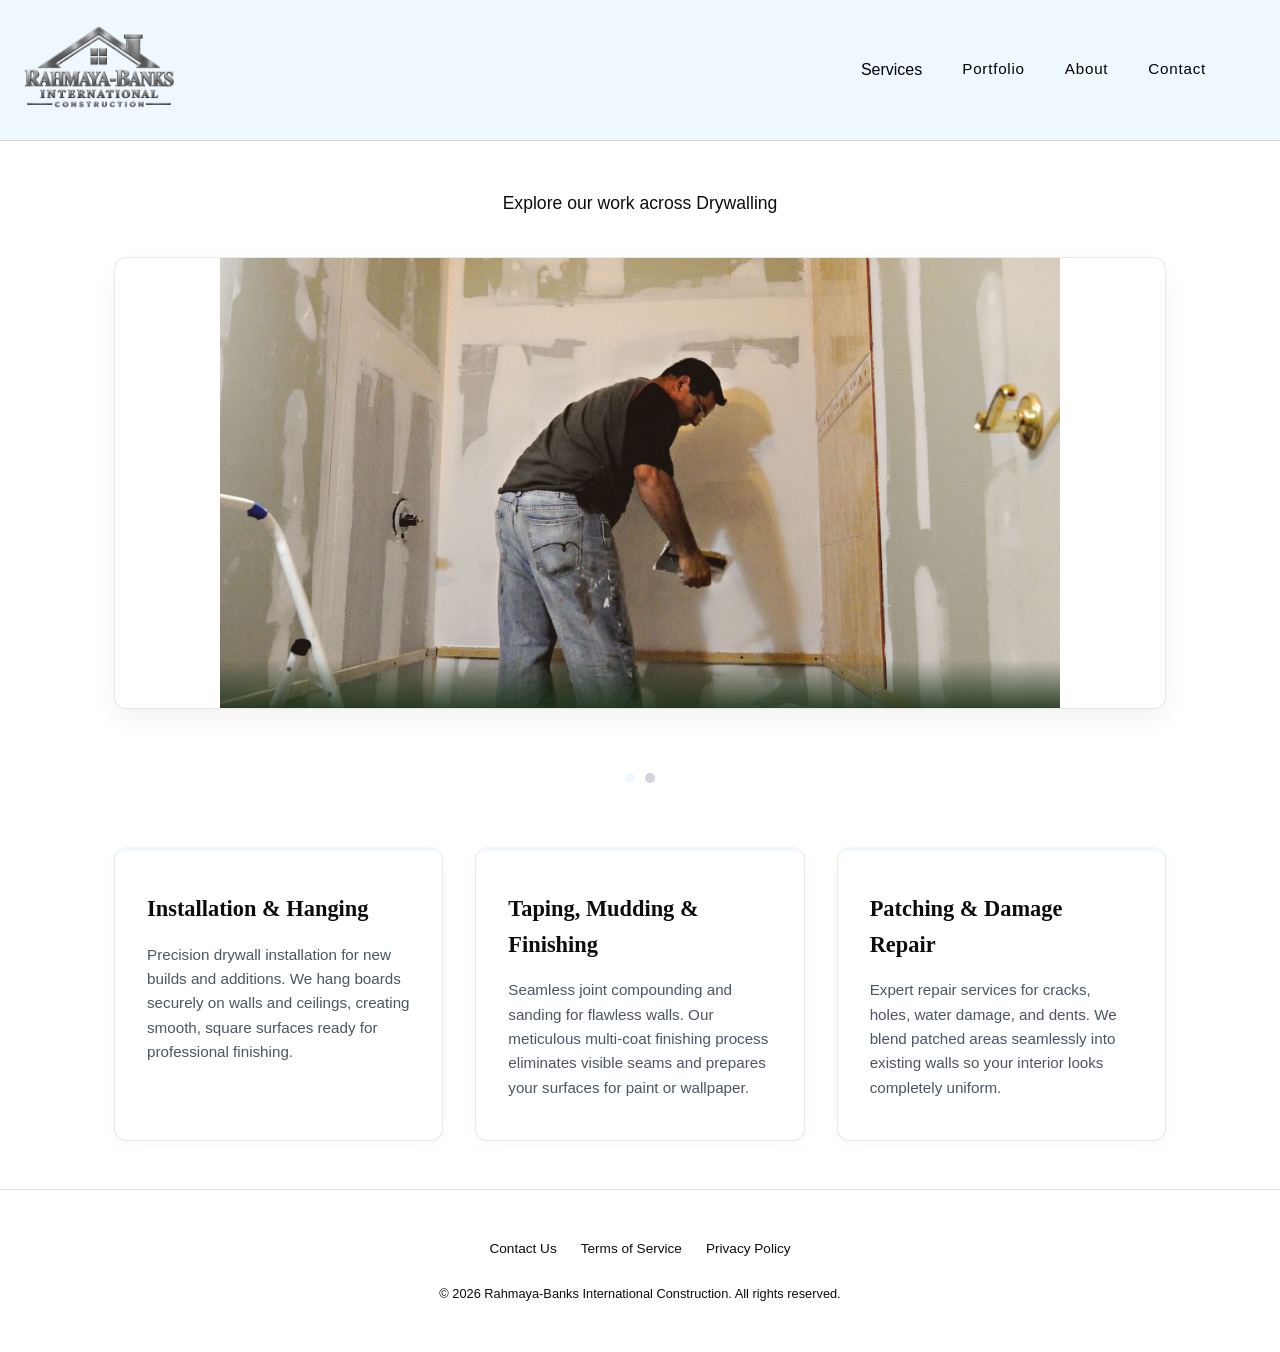
<file: site/drywall.html>
<!DOCTYPE html>
<html lang="en">

<head>
    <meta charset="UTF-8">
    <meta name="viewport" content="width=device-width, initial-scale=1.0">
    <title>Drywall - Services</title>
    <!-- Link to external stylesheet -->
    <link rel="stylesheet" href="style.css">
</head>

<body class="site-body">
    <!-- Navigation -->
    <nav class="navbar" aria-label="Main Navigation">
        <a href="index.html"><img class="logo" src="pictures/Sitelogo3.PNG" alt="R&b-LOGO"></a>
        <!--<div class="nav-brand">Rahmaya-Banks | International Construction</div>-->
        <!-- Hamburger Menu Toggle Button -->
        <button class="hamburger-btn" aria-expanded="false" aria-controls="mobile-menu"
            aria-label="Toggle navigation menu">
            <span class="hamburger-line"></span>
            <span class="hamburger-line"></span>
            <span class="hamburger-line"></span>
        </button>
        <!-- Desktop Links -->
        <div class="nav-links">
            <div class="dropdown">Services
                <div class="dropdown-content">
                    <!-- Nested Submenu for Residential -->
                    <div class="dropdown-submenu">
                        <a href="#" class="submenu-toggle">Residential ▸</a>
                        <div class="sub-dropdown-content">
                            <a href="carpentry.html">Carpenter Services</a>
                            <a href="drywall.html">DryWall Services</a>
                            <a href="painting.html">Painting Services</a>
                            <a href="roofer_siding.html">Roofer and Sider Services</a>
                        </div>
                    </div>
                    <a href="#">Commercial</a>
                </div>
            </div>
            <a href="gallery.html">Portfolio</a>
            <a href="about.html">About</a>
            <a href="contact.html">Contact</a>
        </div>
        <!-- Mobile Dropdown Menu -->
        <div id="mobile-menu" class="mobile-menu" hidden>
            <a href="#shop" class="mobile-link">Services</a>
            <a href="gallery.html" class="mobile-link">Portfolio</a>
            <a href="about.html" class="mobile-link">About</a>
            <a href="contact.html" class="mobile-link">Contact</a>
        </div>
    </nav>

    <!-- Main Portfolio & Slideshow Content -->
    <main class="portfolio-page-container">
        <header class="portfolio-header">
            <h1></h1>
            <p>Explore our work across Drywalling</p>
        </header>

        <!-- Slideshow Highlight Section (10 Pictures) -->
        <div class="portfolio-section-box">
            <div class="slideshow-container">
                <!-- Slide 1 -->
                <div class="slide active">
                    <img src="pictures/Man_Drywalling (1).jpg" alt="Man Drywalling">
                    <div class="slide-caption"></div>
                </div>
                <!-- Slide 2 -->
                <div class="slide">
                    <img src="pictures/Drywalling_Living_Room.jpg" alt="Drywalling Living Room">
                    <div class="slide-caption"></div>
                </div>
            </div>
        </div>

        <!-- Dots navigation -->
        <div class="dots-container" id="dotsContainer"></div>
        </div>

        <!-- Text Breakdown Section -->
        <div class="content-grid">
            <div class="portfolio-card">
                <h3>Installation & Hanging</h3>
                <p>Precision drywall installation for new builds and additions. We hang boards securely on walls and
                    ceilings, creating smooth, square surfaces ready for professional finishing.</p>
            </div>
            <div class="portfolio-card">
                <h3>Taping, Mudding & Finishing</h3>
                <p>Seamless joint compounding and sanding for flawless walls. Our meticulous multi-coat finishing
                    process eliminates visible seams and prepares your surfaces for paint or wallpaper.</p>
            </div>
            <div class="portfolio-card">
                <h3>Patching & Damage Repair</h3>
                <p>Expert repair services for cracks, holes, water damage, and dents. We blend patched areas seamlessly
                    into existing walls so your interior looks completely uniform.</p>
            </div>
        </div>
    </main>

    <!-- Footer with Required Policy Links -->
    <footer class="footer">
        <div class="footer-links">
            <a href="contact.html">Contact Us</a>
            <a href="terms.html">Terms of Service</a>
            <a href="privacy.html">Privacy Policy</a>
        </div>
        <p class="footer-copy">&copy; 2026 Rahmaya-Banks International Construction. All rights reserved.</p>
    </footer>

    <!-- Link to external JavaScript file -->
    <script src="portfolio.js"></script>
    <script src="script.js"></script>
    <!-- JavaScript for Hamburger Menu Toggle -->
    <script src="burger.js"></script>
</body>

</html>
</file>
<file: style.css>
/* --- WCAG Compliant Color Variables --- */
:root {
    --brand-charcoal: #FFFFFF;
    --brand-forest: #F0F8FF;
    --brand-emerald: #FFFFFF;
    --brand-olive: #F4F0DB;
    --brand-sage: #0B0D0C;
    --brand-cream: x #0B0D0C;
    --brand-muted: #0B0D0C;
}

/* --- Base Styles --- */
* {
    margin: 0;
    padding: 0;
    box-sizing: border-box;
}

html {
    scroll-behavior: smooth;
}

.site-body {
    background-color: var(--brand-charcoal);
    color: var(--brand-cream);
    font-family: -apple-system, BlinkMacSystemFont, "Segoe UI", Roboto, Helvetica, Arial, sans-serif;
    line-height: 1.6;
    -webkit-font-smoothing: antialiased;
}

/* --- Navigation & Hamburger Menu --- */
.navbar {
    position: sticky;
    top: 0;
    z-index: 1000;
    background-color: #F0F8FF;
    backdrop-filter: blur(10px);
    border-bottom: .5px solid rgba(138, 145, 117, 0.3);
    padding: 1rem 1.5rem;
    display: flex;
    flex-direction: column;
    align-items: center;
    gap: 15px;
}

.logo {
    height: 100px;
}

.nav-brand {
    font-family: Georgia, serif;
    font-size: 1.25rem;
    letter-spacing: 0.15em;
    color: var(--brand-sage);
    font-weight: bold;
}

.nav-links {
    display: none;
    margin-right: 50px;
}

.nav-links a {
    color: var(--brand-cream);
    text-decoration: none;
    font-size: 0.95rem;
    letter-spacing: 0.05em;
    transition: color 0.2s ease;
}

.nav-links a:hover,
.nav-links a:focus {
    color: var(--brand-sage);

    outline-offset: 4px;
}

.nav-btn {
    display: none;
}

.dropdown {
    position: relative;
}

.dropdown-content {
    display: none;
    position: absolute;
    background-color: #f9f9f9;
    min-width: 130px;
    box-shadow: 0px 8px 16px 0px rgba(0, 0, 0, 0.2);
    padding: 12px 16px;
}

.dropdown:hover .dropdown-content {
    display: block;
}

.hamburger-btn {
    background: transparent;
    border: 2px solid var(--brand-muted);
    border-radius: 0.375rem;
    padding: 0.5rem;
    cursor: pointer;
    display: flex;
    flex-direction: column;
    gap: 0.25rem;
    width: 2.5rem;
    height: 2.5rem;
    justify-content: center;
    align-items: center;
}

.hamburger-line {
    display: block;
    width: 1.25rem;
    height: 2px;
    background-color: var(--brand-muted);
    transition: transform 0.2s ease;
}

.mobile-menu {
    position: absolute;
    top: 100%;
    left: 0;
    width: 100%;
    background-color: var(--brand-charcoal);
    border-bottom: 1px solid rgba(138, 145, 117, 0.3);
    display: flex;
    flex-direction: column;
    padding: 1.5rem;
    gap: 1.25rem;
    z-index: 999l;
}

.mobile-menu[hidden] {
    display: none;
}

.mobile-link {
    color: var(--brand-cream);
    text-decoration: none;
    font-size: 1.1rem;
    font-weight: 500;
    
}

.mobile-link:hover,
.mobile-link:focus {
    color: var(--brand-sage);
}

/* --- Quote Section --- */

.quote {
    font-size: 20px;
    border-style: outset;
    padding: 10px 20px;
    margin: auto;
    margin-top: 35px;
    margin-bottom: 40px;
    width: fit-content;
    background-color: #F0F8FF;
}





/* --- Hero Section --- */



.btn-primary {
    background-color: var(--brand-emerald);
    color: var(--brand-cream);
    padding: 0.75rem 2rem;
    border-radius: 9999px;
    font-size: 0.95rem;
    font-weight: 600;
    text-decoration: none;
    text-align: center;
    border: 1px solid var(--brand-olive);
    cursor: pointer;
    transition: background-color 0.2s ease;
}

.btn-primary:hover,
.btn-primary:focus {
    background-color: var(--brand-forest);
}

.btn-secondary {
    background-color: transparent;
    color: var(--brand-cream);
    padding: 0.75rem 2rem;
    border-radius: 9999px;
    font-size: 0.95rem;
    font-weight: 600;
    text-decoration: none;
    text-align: center;
    border: 1px solid var(--brand-cream);
    transition: background-color 0.2s ease;
}

.btn-secondary:hover,
.btn-secondary:focus {
    background-color: rgba(138, 145, 117, 0.2);
}

/* --- Front Card Section --- */


.front-card {
    display: grid;
    grid-template-columns: repeat(auto-fit, minmax(300px, 1fr));
    text-align: center;
   
}

/*.front-card-dir {
    background: #ffffff;

    border-radius: 12px;
    box-shadow: 0 4px 15px rgba(0, 0, 0, 0.03);
    border-top: 4px solid var(--brand-forest);
    border-left: 1px solid rgba(138, 145, 117, 0.2);
    border-right: 1px solid rgba(138, 145, 117, 0.2);
    border-bottom: 1px solid rgba(138, 145, 117, 0.2);
}*/

.front-card-dir {
    display: flex;
    flex-direction: column;
    align-items: center;
    gap: 15px;
}

.front-card-dir img {
    font-family: Georgia, serif;
    max-width: 100%;
    height: auto;
    padding: 5rem;
}

.front-card-dir p {
    color: #0B0D0C;
    font-size: 1.5rem;
    line-height: 1.6;
    text-align: center;
    
    margin: 0;
}

.front-photo-card {
    background: #ffffff;
    padding: 5rem;
    position: relative;
    box-shadow: #FFFFFF;
    align-items: center;
}




/* --- Products / Services Section --- */
.services-section {
    padding: 3rem 1.5rem;
    max-width: 64rem;
    margin: 0 auto;
}

.section-header {
    text-align: center;
    margin-bottom: 3rem;
}

.section-tag {
    font-size: 0.8rem;
    text-transform: uppercase;
    letter-spacing: 0.3em;
    color: var(--brand-sage);
    display: block;
    margin-bottom: 0.5rem;
    font-weight: bold;
}

.section-title {
    font-family: Georgia, serif;
    font-size: 2rem;
}

/* Base Styles: Mobile Phones (Default) */
.services-grid {
    display: grid;
    grid-template-columns: 1fr;
    /* Single column layout for mobile */
    gap: 1.5rem;
    width: 90%;
    max-width: 1200px;
    margin: 0 auto;
}

.service-card {
    display: flex;
    flex-direction: column;
    overflow: hidden;
    border-radius: 12px;
    background-color: #2b4528;
    /* Green card background */
    border: 1px solid rgba(255, 255, 255, 0.2);
    box-sizing: border-box;
}

.service-header,
.service-desc,
.service-duration,
.service-card .btn-primary {
    margin-left: 1rem;
    margin-right: 1rem;
}

.service-header {
    display: flex;
    justify-content: space-between;
    align-items: center;
    margin-top: 1rem;
}

.service-name {
    font-size: 1.1rem;
    margin: 0;
}

.service-price {
    font-size: 1.1rem;
    font-weight: bold;
}

.service-desc {
    font-size: 0.9rem;
    line-height: 1.4;
    margin-top: 0.5rem;
    margin-bottom: 0.5rem;
}

.service-duration {
    font-size: 0.8rem;
    opacity: 0.8;
    margin-bottom: 0.75rem;
}

.service-card .btn-primary {
    padding: 0.6rem 1rem;
    font-size: 0.95rem;
    margin-bottom: 1rem;
    border-radius: 20px;
    cursor: pointer;
}


/* --- Gallery Section --- */
.gallery-section {
    background-color: rgba(10, 56, 40, 0.15);
    padding: 4rem 1.5rem;
    border-top: 1px solid rgba(138, 145, 117, 0.2);
    border-bottom: 1px solid rgba(138, 145, 117, 0.2);
}

.gallery-container {
    max-width: 72rem;
    margin: 0 auto;
    text-align: center;
}

.gallery-grid {
    display: grid;
    grid-template-columns: 1fr;
    gap: 1.5rem;
    margin-top: 2.5rem;
}

.gallery-item {
    height: 16rem;
    background-color: var(--brand-forest);
    border: 1px solid var(--brand-olive);
    border-radius: 0.75rem;
    display: flex;
    align-items: center;
    justify-content: center;
    overflow: hidden;
}

.gallery-item img {
    width: 100%;
    height: 100%;
    object-fit: cover;
}

/* Nav-Bar Service Dropdown Menu*/

/* First-level dropdown content */
.dropdown-content {
    display: none;
    position: absolute;
    top: 100%;
    left: 0;
    background-color: var(--brand-forest);
    min-width: 180px;
    box-shadow: 0px 8px 16px rgba(0, 0, 0, 0.2);
    z-index: 10;
}

/* Dropdown links & triggers */
.dropdown-content a,
.dropdown-submenu>a {
    color: var(--brand-cream);
    padding: 12px 16px;
    text-decoration: none;
    display: block;
    white-space: nowrap;
}

.dropdown-content a:hover,
.dropdown-submenu>a:hover {
    background-color: var(--brand-emerald);
}

/* Nested Submenu Wrapper */
.dropdown-submenu {
    position: relative;
}

/* Second-level dropdown (pops out to the side) */
.sub-dropdown-content {
    display: none;
    position: absolute;
    top: 0;
    left: 100%;
    background-color: var(--brand-forest);
    min-width: 200px;
    box-shadow: 0px 8px 16px rgba(0, 0, 0, 0.2);
    z-index: 20;
}

/* Links inside the sub-dropdown */
.sub-dropdown-content a {
    color: var(--brand-cream);
    padding: 10px 16px;
    text-decoration: none;
    display: block;
}

.sub-dropdown-content a:hover {
    background-color: var(--brand-emerald);
}

/* Hover States to reveal menus */
.dropdown:hover .dropdown-content {
    display: block;
}

.dropdown-submenu:hover .sub-dropdown-content {
    display: block;
}


.mobile-subcategories {
    display: flex;
    flex-direction: column;
    padding-left: 1rem;
    gap: 0.75rem;
    margin-top: 0.5rem;
    border-left: 2px solid rgba(138, 145, 117, 0.4);
}

.mobile-subcategories.hidden {
    display: none;
}

.mobile-sub-link {
    color: var(--brand-sage, #A8B563);
    font-size: 0.95rem;
    text-decoration: none;
}

.mobile-sub-link:hover {
    color: #FFFFFF;
}

/* --- Extended Portfolio & Slideshow Styling --- */
.portfolio-page-container {
    max-width: 1100px;
    margin: 3rem auto;
    padding: 0 1.5rem;
}

.portfolio-header {
    text-align: center;
    margin-bottom: 2.5rem;
    margin-top: 8rem0;
}

.portfolio-header h1 {
    font-size: 2.3rem;
    color: var(--brand-forest);
    margin-bottom: 0.5rem;
    font-family: Georgia, serif;
}

.portfolio-header p {
    font-size: 1.1rem;
    color: var(--brand-sage);
}

.portfolio-section-box {
    background: #ffffff;
    border-radius: 12px;
    box-shadow: 0 10px 25px rgba(0, 0, 0, 0.05);
    overflow: hidden;
    margin-bottom: 3rem;
    border: 1px solid rgba(138, 145, 117, 0.2);
}

.slideshow-container {
    position: relative;
    width: 80%;
    height: 450px;
    background-color: var(--brand-charcoal);
    overflow: hidden;
    margin: auto;
    touch-action: pan-y;
    user-select: none;
}

.slide {
    position: absolute;
    top: 0;
    left: 0;
    width: 100%;
    height: 100%;
    opacity: 0;
    transition: opacity 1.8s ease-in-out;
    display: flex;
    align-items: center;
    justify-content: center;
}

.slide.active {
    opacity: 1;
}

.slide img {
    width: 100%;
    height: 100%;
    object-fit: cover;
}

.slide-caption {
    position: absolute;
    bottom: 0;
    left: 0;
    right: 0;
    background: linear-gradient(transparent, rgba(26, 48, 24, 0.85));
    color: #ffffff;
    padding: 1.5rem;
    font-size: 1.15rem;
    font-weight: 500;
    letter-spacing: 0.03em;
}

.dots-container {
    display: flex;
    justify-content: center;
    padding: 1rem;
    background: #ffffff;
}

.dot {
    height: 10px;
    width: 10px;
    margin: 0 5px;
    background-color: #d1d5db;
    border-radius: 50%;
    display: inline-block;
    cursor: pointer;
    transition: background-color 0.3s ease;
}

.dot.active,
.dot:hover {
    background-color: var(--brand-forest);
}

.content-grid {
    display: grid;
    grid-template-columns: repeat(auto-fit, minmax(300px, 1fr));
    gap: 2rem;
    margin-top: 3rem;
}

.portfolio-card {
    background: #ffffff;
    padding: 2.5rem 2rem;
    border-radius: 12px;
    box-shadow: 0 4px 15px rgba(0, 0, 0, 0.03);
    border-top: 4px solid var(--brand-forest);
    border-left: 1px solid rgba(138, 145, 117, 0.2);
    border-right: 1px solid rgba(138, 145, 117, 0.2);
    border-bottom: 1px solid rgba(138, 145, 117, 0.2);
}

.portfolio-card h3 {
    font-size: 1.4rem;
    color: var(--brand-muted);
    margin-bottom: 1rem;
    font-family: Georgia, serif;
}

.portfolio-card p {
    color: #4b5563;
    font-size: 0.95rem;
    line-height: 1.6;
}

/* --- About --- */
.about-container {
    display: flex;
    flex-direction: column;
    align-items: center;
    justify-content: center;
    gap: 10px;
    padding: 15px;
}

.about-text-box {
    background-color: #f9f9f9;
    border: 1px solid #ddd;
    padding: 30px;
    border-radius: 8px;
    max-width: 550px;
    box-shadow: 0 4px 10px rgba(0, 0, 0, 0.05);
}

.about-text-box h1,
.about-text-box p {
    margin-top: 0;
    font-family: -apple-system, BlinkMacSystemFont, "Segoe UI", Roboto, Helvetica, Arial, sans-serif;
    letter-spacing: 0.02em;
    font-size: 15px;
    line-height: 1.6;
    text-align: left;
}

.about-pic {
    height: 550px;
    width: 600px;
    object-fit: cover;
    margin-top: 0;
}

.about-container img,
.about-container .about-text {
    width: 100%;
    max-width: 500px;

}

/* --- Contact Page Styling --- */
.contact-page-container {
    max-width: 1100px;
    margin: 3rem auto;
    padding: 0 1.5rem;

}

.contact-header {
    text-align: center;
    margin-bottom: 3rem;
}

.contact-header h1 {
    font-size: 2.3rem;
    color: var(--brand-muted);
    margin-bottom: 0.5rem;
    font-family: Georgia, serif;
}

.contact-header p {
    font-size: 1.1rem;
    color: var(--brand-sage);
}

.contact-content-grid {
    display: grid;
    grid-template-columns: 1fr 1;
    gap: 2rem;
    align-items: start;
}

.contact-info-card,
.contact-form-card {
    background: #ffffff;
    padding: 2.5rem;
    border-radius: 12px;
    box-shadow: #FFFFFF;
    border: 1px solid rgba(138, 145, 117, 0.2);
}

.contact-info-card h3,
.contact-form-card h3 {
    font-size: 1.4rem;
    color: var(--brand-muted);
    margin-bottom: 1rem;
    font-family: Georgia, serif;
}

.contact-info-card p {
    color: #4b5563;
    font-size: 0.95rem;
    line-height: 1.6;
    margin-bottom: 1.5rem;
}

.contact-details-list {
    list-style: none;
    padding: 0;
}

.contact-details-list li {
    margin-bottom: 0.8rem;
    color: #374151;
    font-size: 0.95rem;
}

.contact-details-list strong {
    color: var(--brand-muted);
}

/* Form Styles */
.form-group {
    margin-bottom: 1.5rem;
}

.form-group label {
    display: block;
    font-size: 0.9rem;
    font-weight: 600;
    color: var(--brand-muted);
    margin-bottom: 0.5rem;
}

.form-group input,
.form-group select,
.form-group textarea {
    width: 100%;
    padding: 0.75rem 1rem;
    border: 1px solid rgba(138, 145, 117, 0.4);
    border-radius: 6px;
    font-size: 0.95rem;
    color: #1f2937;
    background-color: #f9fafb;
    font-family: inherit;
    transition: border-color 0.2s ease;
}

.form-group input:focus,
.form-group select:focus,
.form-group textarea:focus {
    outline: none;
    border-color: var(--brand-muted);
    background-color: #ffffff;
}

.submit-btn {
    background-color: var(--brand-forest);
    color: var(--brand-cream, #ffffff);
    border: none;
    padding: 0.85rem 1.75rem;
    font-size: 1rem;
    font-weight: 600;
    border-radius: 6px;
    cursor: pointer;
    transition: background-color 0.2s ease;
    width: 100%;
}

.submit-btn:hover {
    background-color: #FFFFFF;
    /* Darker shade of forest */
}

.form-success-msg {
    margin-top: 1rem;
    padding: 1rem;
    background-color: #ecfdf5;
    color: #065f46;
    border: 1px solid #a7f3d0;
    border-radius: 6px;
    text-align: center;
    font-weight: 500;
}


/* --- Policy Pages Styling --- */
.policy-page-container {
    max-width: 900px;
    margin: 3rem auto;
    padding: 0 1.5rem;
}

.policy-header {
    text-align: center;
    margin-bottom: 2.5rem;
    margin-top: 7rem;
}

.policy-header h1 {
    font-size: 2.3rem;
    color: var(--brand-muted);
    margin-bottom: 0.5rem;
    font-family: Georgia, serif;
}

.policy-header p {
    font-size: 0.95rem;
    color: var(--brand-sage);
}

.policy-card {
    background: #ffffff;
    padding: 3rem;
    border-radius: 12px;
    box-shadow: 0 4px 15px rgba(0, 0, 0, 0.03);
    border: 1px solid rgba(138, 145, 117, 0.2);
}

.policy-card h2 {
    font-size: 1.25rem;
    color: var(--brand-muted);
    margin-top: 2rem;
    margin-bottom: 0.75rem;
    font-family: Georgia, serif;
}

.policy-card h2:first-of-type {
    margin-top: 0;
}

.policy-card p {
    color: #4b5563;
    font-size: 0.95rem;
    line-height: 1.7;
    margin-bottom: 1rem;
}



/* --- Footer --- */
.footer {
    padding: 3rem 1.5rem;
    text-align: center;
    background-color: #BEDFF1;
    border-top: 1px solid rgba(138, 145, 117, 0.3);
}


.footer-links {
    display: flex;
    flex-wrap: wrap;
    justify-content: center;
    gap: 1.5rem;
    margin-bottom: 1.5rem;
    font-family: -apple-system, BlinkMacSystemFont, "Segoe UI", Roboto, Helvetica, Arial, sans-serif;
}

.footer-links a {
    color: var(--brand-muted);
    text-decoration: none;
    font-size: 0.85rem;
    margin-bottom: 70px;
}

.footer-links a:hover {
    color: var(--brand-sage);
    text-decoration: underline;
}

.footer-copy {
    font-size: 0.8rem;
    color: var(--brand-muted);
}

h6 {
    display: flex;
    flex-direction: column;
    align-items: center;
    margin-bottom: 40px;
    font-weight: normal;
    font-size: 20px;
}

/* --- Desktop Styles Override --- */
@media (min-width: 768px) {
    .hamburger-btn {
        display: none;
    }

    .mobile-menu {
        display: none !important;
    }

    .navbar {
        flex-direction: row;
        justify-content: space-between;
    }

    .nav-links {
        display: flex;
        gap: 2.5rem;
    }

    .nav-btn {
        display: inline-block;
        background-color: var(--brand-emerald);
        color: var(--brand-cream);
        padding: 0.5rem 1.25rem;
        border-radius: 9999px;
        font-size: 0.875rem;
        font-weight: 600;
        text-decoration: none;
        border: 1px solid var(--brand-olive);
    }




    .services-grid {
        grid-template-columns: repeat(3, 1fr);
    }

    .gallery-grid {
        grid-template-columns: repeat(3, 1fr);
    }

    .contact-content-grid {
        grid-template-columns: 1fr 1.5fr;
        gap: 2.5rem;
    }

    .about-container {
        display: flex;
        flex-direction: row;
        align-items: center;
        justify-content: center;
        padding: 60px 20px;
    }

    h6{
        flex-direction: row;
        justify-self: space-between;
        align-items: center;
    }
}
</file>
<file: site/style.css>
/* --- WCAG Compliant Color Variables --- */
:root {
    --brand-charcoal: #FFFFFF;
    --brand-forest: #F0F8FF;
    --brand-emerald: #FFFFFF;
    --brand-olive: #F4F0DB;
    --brand-sage: #0B0D0C;
    --brand-cream: x #0B0D0C;
    --brand-muted: #0B0D0C;
}

/* --- Base Styles --- */
* {
    margin: 0;
    padding: 0;
    box-sizing: border-box;
}

html {
    scroll-behavior: smooth;
}

.site-body {
    background-color: var(--brand-charcoal);
    color: var(--brand-cream);
    font-family: -apple-system, BlinkMacSystemFont, "Segoe UI", Roboto, Helvetica, Arial, sans-serif;
    line-height: 1.6;
    -webkit-font-smoothing: antialiased;
}

/* --- Navigation & Hamburger Menu --- */
.navbar {
    position: sticky;
    top: 0;
    z-index: 1000;
    background-color: #F0F8FF;
    backdrop-filter: blur(10px);
    border-bottom: .5px solid rgba(138, 145, 117, 0.3);
    padding: 1rem 1.5rem;
    display: flex;
    justify-content: space-between;
    align-items: center;
}

.logo {
    height: 100px;
}

.nav-brand {
    font-family: Georgia, serif;
    font-size: 1.25rem;
    letter-spacing: 0.15em;
    color: var(--brand-sage);
    font-weight: bold;
}

.nav-links {
    display: none;
    margin-right: 50px;
}

.nav-links a {
    color: var(--brand-cream);
    text-decoration: none;
    font-size: 0.95rem;
    letter-spacing: 0.05em;
    transition: color 0.2s ease;
}

.nav-links a:hover,
.nav-links a:focus {
    color: var(--brand-sage);

    outline-offset: 4px;
}

.nav-btn {
    display: none;
}

.dropdown {
    position: relative;
}

.dropdown-content {
    display: none;
    position: absolute;
    background-color: #f9f9f9;
    min-width: 130px;
    box-shadow: 0px 8px 16px 0px rgba(0, 0, 0, 0.2);
    padding: 12px 16px;
}

.dropdown:hover .dropdown-content {
    display: block;
}

.hamburger-btn {
    background: transparent;
    border: 2px solid var(--brand-muted);
    border-radius: 0.375rem;
    padding: 0.5rem;
    cursor: pointer;
    display: flex;
    flex-direction: column;
    gap: 0.25rem;
    width: 2.5rem;
    height: 2.5rem;
    justify-content: center;
    align-items: center;
}

.hamburger-line {
    display: block;
    width: 1.25rem;
    height: 2px;
    background-color: var(--brand-muted);
    transition: transform 0.2s ease;
}

.mobile-menu {
    position: absolute;
    top: 100%;
    left: 0;
    width: 100%;
    background-color: var(--brand-charcoal);
    border-bottom: 1px solid rgba(138, 145, 117, 0.3);
    display: flex;
    flex-direction: column;
    padding: 1.5rem;
    gap: 1.25rem;
    z-index: 999l;
}

.mobile-menu[hidden] {
    display: none;
}

.mobile-link {
    color: var(--brand-cream);
    text-decoration: none;
    font-size: 1.1rem;
    font-weight: 500;
}

.mobile-link:hover,
.mobile-link:focus {
    color: var(--brand-sage);
}

/* --- Hero Section --- */
.hero {
    position: relative;
    padding: 5rem 1.5rem;
    display: flex;
    flex-direction: column;
    align-items: center;
    text-align: center;

    border-bottom: 1px solid rgba(138, 145, 117, 0.2);
}

.hero-subtitle {
    font-size: 0.8rem;
    text-transform: uppercase;
    letter-spacing: 0.3em;
    color: var(--brand-sage);
    margin-bottom: 1rem;
    font-weight: bold;
}

.hero-title {
    font-family: Georgia, serif;
    height: auto;
    width: 70%;
    letter-spacing: 0.02em;
    margin-bottom: 1.5rem;
}

.hero-desc {
    color: var(--brand-muted);
    font-size: 1rem;
    margin-bottom: 2.5rem;
}

.hero-actions {
    display: flex;
    flex-direction: column;
    gap: 1rem;
    width: 100%;
    max-width: 20rem;
}

.btn-primary {
    background-color: var(--brand-emerald);
    color: var(--brand-cream);
    padding: 0.75rem 2rem;
    border-radius: 9999px;
    font-size: 0.95rem;
    font-weight: 600;
    text-decoration: none;
    text-align: center;
    border: 1px solid var(--brand-olive);
    cursor: pointer;
    transition: background-color 0.2s ease;
}

.btn-primary:hover,
.btn-primary:focus {
    background-color: var(--brand-forest);
}

.btn-secondary {
    background-color: transparent;
    color: var(--brand-cream);
    padding: 0.75rem 2rem;
    border-radius: 9999px;
    font-size: 0.95rem;
    font-weight: 600;
    text-decoration: none;
    text-align: center;
    border: 1px solid var(--brand-cream);
    transition: background-color 0.2s ease;
}

.btn-secondary:hover,
.btn-secondary:focus {
    background-color: rgba(138, 145, 117, 0.2);
}

/* --- Products / Services Section --- */
.services-section {
    padding: 3rem 1.5rem;
    max-width: 64rem;
    margin: 0 auto;
}

.section-header {
    text-align: center;
    margin-bottom: 3rem;
}

.section-tag {
    font-size: 0.8rem;
    text-transform: uppercase;
    letter-spacing: 0.3em;
    color: var(--brand-sage);
    display: block;
    margin-bottom: 0.5rem;
    font-weight: bold;
}

.section-title {
    font-family: Georgia, serif;
    font-size: 2rem;
}

/* Base Styles: Mobile Phones (Default) */
.services-grid {
    display: grid;
    grid-template-columns: 1fr;
    /* Single column layout for mobile */
    gap: 1.5rem;
    width: 90%;
    max-width: 1200px;
    margin: 0 auto;
}

.service-card {
    display: flex;
    flex-direction: column;
    overflow: hidden;
    border-radius: 12px;
    background-color: #2b4528;
    /* Green card background */
    border: 1px solid rgba(255, 255, 255, 0.2);
    box-sizing: border-box;
}

.service-header,
.service-desc,
.service-duration,
.service-card .btn-primary {
    margin-left: 1rem;
    margin-right: 1rem;
}

.service-header {
    display: flex;
    justify-content: space-between;
    align-items: center;
    margin-top: 1rem;
}

.service-name {
    font-size: 1.1rem;
    margin: 0;
}

.service-price {
    font-size: 1.1rem;
    font-weight: bold;
}

.service-desc {
    font-size: 0.9rem;
    line-height: 1.4;
    margin-top: 0.5rem;
    margin-bottom: 0.5rem;
}

.service-duration {
    font-size: 0.8rem;
    opacity: 0.8;
    margin-bottom: 0.75rem;
}

.service-card .btn-primary {
    padding: 0.6rem 1rem;
    font-size: 0.95rem;
    margin-bottom: 1rem;
    border-radius: 20px;
    cursor: pointer;
}


/* --- Gallery Section --- */
.gallery-section {
    background-color: rgba(10, 56, 40, 0.15);
    padding: 4rem 1.5rem;
    border-top: 1px solid rgba(138, 145, 117, 0.2);
    border-bottom: 1px solid rgba(138, 145, 117, 0.2);
}

.gallery-container {
    max-width: 72rem;
    margin: 0 auto;
    text-align: center;
}

.gallery-grid {
    display: grid;
    grid-template-columns: 1fr;
    gap: 1.5rem;
    margin-top: 2.5rem;
}

.gallery-item {
    height: 16rem;
    background-color: var(--brand-forest);
    border: 1px solid var(--brand-olive);
    border-radius: 0.75rem;
    display: flex;
    align-items: center;
    justify-content: center;
    overflow: hidden;
}

.gallery-item img {
    width: 100%;
    height: 100%;
    object-fit: cover;
}

/* Nav-Bar Service Dropdown Menu*/

/* First-level dropdown content */
.dropdown-content {
    display: none;
    position: absolute;
    top: 100%;
    left: 0;
    background-color: var(--brand-forest);
    min-width: 180px;
    box-shadow: 0px 8px 16px rgba(0, 0, 0, 0.2);
    z-index: 10;
}

/* Dropdown links & triggers */
.dropdown-content a,
.dropdown-submenu>a {
    color: var(--brand-cream);
    padding: 12px 16px;
    text-decoration: none;
    display: block;
    white-space: nowrap;
}

.dropdown-content a:hover,
.dropdown-submenu>a:hover {
    background-color: var(--brand-emerald);
}

/* Nested Submenu Wrapper */
.dropdown-submenu {
    position: relative;
}

/* Second-level dropdown (pops out to the side) */
.sub-dropdown-content {
    display: none;
    position: absolute;
    top: 0;
    left: 100%;
    background-color: var(--brand-forest);
    min-width: 200px;
    box-shadow: 0px 8px 16px rgba(0, 0, 0, 0.2);
    z-index: 20;
}

/* Links inside the sub-dropdown */
.sub-dropdown-content a {
    color: var(--brand-cream);
    padding: 10px 16px;
    text-decoration: none;
    display: block;
}

.sub-dropdown-content a:hover {
    background-color: var(--brand-emerald);
}

/* Hover States to reveal menus */
.dropdown:hover .dropdown-content {
    display: block;
}

.dropdown-submenu:hover .sub-dropdown-content {
    display: block;
}


.mobile-subcategories{
    display: flex;
    flex-direction: column;
    padding-left: 1rem;
    gap: 0.75rem;
    margin-top: 0.5rem;
    border-left: 2px solid rgba(138, 145, 117, 0.4);
}

.mobile-subcategories.hidden{
    display: none;
}

.mobile-sub-link{
    color: var(--brand-sage, #A8B563);
    font-size: 0.95rem;
    text-decoration: none;
}

.mobile-sub-link:hover{
    color: #FFFFFF;
}
/* --- Extended Portfolio & Slideshow Styling --- */
.portfolio-page-container {
    max-width: 1100px;
    margin: 3rem auto;
    padding: 0 1.5rem;
}

.portfolio-header {
    text-align: center;
    margin-bottom: 2.5rem;
    margin-top: 8rem0;
}

.portfolio-header h1 {
    font-size: 2.3rem;
    color: var(--brand-forest);
    margin-bottom: 0.5rem;
    font-family: Georgia, serif;
}

.portfolio-header p {
    font-size: 1.1rem;
    color: var(--brand-sage);
}

.portfolio-section-box {
    background: #ffffff;
    border-radius: 12px;
    box-shadow: 0 10px 25px rgba(0, 0, 0, 0.05);
    overflow: hidden;
    margin-bottom: 3rem;
    border: 1px solid rgba(138, 145, 117, 0.2);
}

.slideshow-container {
    position: relative;
    width: 80%;
    height: 450px;
    background-color: var(--brand-charcoal);
    overflow: hidden;
    margin: auto;
}

.slide {
    position: absolute;
    top: 0;
    left: 0;
    width: 100%;
    height: 100%;
    opacity: 0;
    transition: opacity 1.8s ease-in-out;
    display: flex;
    align-items: center;
    justify-content: center;
}

.slide.active {
    opacity: 1;
}

.slide img {
    width: 100%;
    height: 100%;
    object-fit: cover;
}

.slide-caption {
    position: absolute;
    bottom: 0;
    left: 0;
    right: 0;
    background: linear-gradient(transparent, rgba(26, 48, 24, 0.85));
    color: #ffffff;
    padding: 1.5rem;
    font-size: 1.15rem;
    font-weight: 500;
    letter-spacing: 0.03em;
}

.dots-container {
    display: flex;
    justify-content: center;
    padding: 1rem;
    background: #ffffff;
}

.dot {
    height: 10px;
    width: 10px;
    margin: 0 5px;
    background-color: #d1d5db;
    border-radius: 50%;
    display: inline-block;
    cursor: pointer;
    transition: background-color 0.3s ease;
}

.dot.active,
.dot:hover {
    background-color: var(--brand-forest);
}

.content-grid {
    display: grid;
    grid-template-columns: repeat(auto-fit, minmax(300px, 1fr));
    gap: 2rem;
    margin-top: 3rem;
}

.portfolio-card {
    background: #ffffff;
    padding: 2.5rem 2rem;
    border-radius: 12px;
    box-shadow: 0 4px 15px rgba(0, 0, 0, 0.03);
    border-top: 4px solid var(--brand-forest);
    border-left: 1px solid rgba(138, 145, 117, 0.2);
    border-right: 1px solid rgba(138, 145, 117, 0.2);
    border-bottom: 1px solid rgba(138, 145, 117, 0.2);
}

.portfolio-card h3 {
    font-size: 1.4rem;
    color: var(--brand-muted);
    margin-bottom: 1rem;
    font-family: Georgia, serif;
}

.portfolio-card p {
    color: #4b5563;
    font-size: 0.95rem;
    line-height: 1.6;
}

/* --- About --- */
.about-container {
    display: flex;
    flex-direction: column;
    align-items: center;
    justify-content: center;
    gap: 10px;
    padding: 15px;
}

.about-text-box {
    background-color: #f9f9f9;
    border: 1px solid #ddd;
    padding: 30px;
    border-radius: 8px;
    max-width: 550px;
    box-shadow: 0 4px 10px rgba(0, 0, 0, 0.05);
}

.about-text-box h1,
.about-text-box p {
    margin-top: 0;
    font-family: -apple-system, BlinkMacSystemFont, "Segoe UI", Roboto, Helvetica, Arial, sans-serif;
    letter-spacing: 0.02em;
    font-size: 15px;
    line-height: 1.6;
    text-align: left;
}

.about-pic {
    height: 550px;
    width: 600px;
    object-fit: cover;
    margin-top: 0;
}

.about-container img,
.about-container .about-text {
    width: 100%;
    max-width: 500px;

}

/* --- Contact Page Styling --- */
.contact-page-container {
    max-width: 1100px;
    margin: 3rem auto;
    padding: 0 1.5rem;
}

.contact-header {
    text-align: center;
    margin-bottom: 3rem;
}

.contact-header h1 {
    font-size: 2.3rem;
    color: var(--brand-muted);
    margin-bottom: 0.5rem;
    font-family: Georgia, serif;
}

.contact-header p {
    font-size: 1.1rem;
    color: var(--brand-sage);
}

.contact-content-grid {
    display: grid;
    grid-template-columns: 1fr 1;
    gap: 2rem;
    align-items: start;
}

.contact-info-card,
.contact-form-card {
    background: #ffffff;
    padding: 2.5rem;
    border-radius: 12px;
    box-shadow: #FFFFFF;
    border: 1px solid rgba(138, 145, 117, 0.2);
}

.contact-info-card h3,
.contact-form-card h3 {
    font-size: 1.4rem;
    color: var(--brand-muted);
    margin-bottom: 1rem;
    font-family: Georgia, serif;
}

.contact-info-card p {
    color: #4b5563;
    font-size: 0.95rem;
    line-height: 1.6;
    margin-bottom: 1.5rem;
}

.contact-details-list {
    list-style: none;
    padding: 0;
}

.contact-details-list li {
    margin-bottom: 0.8rem;
    color: #374151;
    font-size: 0.95rem;
}

.contact-details-list strong {
    color: var(--brand-muted);
}

/* Form Styles */
.form-group {
    margin-bottom: 1.5rem;
}

.form-group label {
    display: block;
    font-size: 0.9rem;
    font-weight: 600;
    color: var(--brand-muted);
    margin-bottom: 0.5rem;
}

.form-group input,
.form-group select,
.form-group textarea {
    width: 100%;
    padding: 0.75rem 1rem;
    border: 1px solid rgba(138, 145, 117, 0.4);
    border-radius: 6px;
    font-size: 0.95rem;
    color: #1f2937;
    background-color: #f9fafb;
    font-family: inherit;
    transition: border-color 0.2s ease;
}

.form-group input:focus,
.form-group select:focus,
.form-group textarea:focus {
    outline: none;
    border-color: var(--brand-muted);
    background-color: #ffffff;
}

.submit-btn {
    background-color: var(--brand-forest);
    color: var(--brand-cream, #ffffff);
    border: none;
    padding: 0.85rem 1.75rem;
    font-size: 1rem;
    font-weight: 600;
    border-radius: 6px;
    cursor: pointer;
    transition: background-color 0.2s ease;
    width: 100%;
}

.submit-btn:hover {
    background-color: #FFFFFF;
    /* Darker shade of forest */
}

.form-success-msg {
    margin-top: 1rem;
    padding: 1rem;
    background-color: #ecfdf5;
    color: #065f46;
    border: 1px solid #a7f3d0;
    border-radius: 6px;
    text-align: center;
    font-weight: 500;
}


/* --- Policy Pages Styling --- */
.policy-page-container {
    max-width: 900px;
    margin: 3rem auto;
    padding: 0 1.5rem;
}

.policy-header {
    text-align: center;
    margin-bottom: 2.5rem;
    margin-top: 7rem;
}

.policy-header h1 {
    font-size: 2.3rem;
    color: var(--brand-muted);
    margin-bottom: 0.5rem;
    font-family: Georgia, serif;
}

.policy-header p {
    font-size: 0.95rem;
    color: var(--brand-sage);
}

.policy-card {
    background: #ffffff;
    padding: 3rem;
    border-radius: 12px;
    box-shadow: 0 4px 15px rgba(0, 0, 0, 0.03);
    border: 1px solid rgba(138, 145, 117, 0.2);
}

.policy-card h2 {
    font-size: 1.25rem;
    color: var(--brand-muted);
    margin-top: 2rem;
    margin-bottom: 0.75rem;
    font-family: Georgia, serif;
}

.policy-card h2:first-of-type {
    margin-top: 0;
}

.policy-card p {
    color: #4b5563;
    font-size: 0.95rem;
    line-height: 1.7;
    margin-bottom: 1rem;
}



/* --- Footer --- */
.footer {
    padding: 3rem 1.5rem;
    text-align: center;
    background-color: var(--brand-charcoal);
    border-top: 1px solid rgba(138, 145, 117, 0.3);
}

.footer-links {
    display: flex;
    flex-wrap: wrap;
    justify-content: center;
    gap: 1.5rem;
    margin-bottom: 1.5rem;
}

.footer-links a {
    color: var(--brand-muted);
    text-decoration: none;
    font-size: 0.85rem;
}

.footer-links a:hover {
    color: var(--brand-sage);
    text-decoration: underline;
}

.footer-copy {
    font-size: 0.8rem;
    color: var(--brand-muted);
}

/* --- Desktop Styles Override --- */
@media (min-width: 768px) {
    .hamburger-btn {
        display: none;
    }

    .mobile-menu {
        display: none !important;
    }

    .nav-links {
        display: flex;
        gap: 2.5rem;
    }

    .nav-btn {
        display: inline-block;
        background-color: var(--brand-emerald);
        color: var(--brand-cream);
        padding: 0.5rem 1.25rem;
        border-radius: 9999px;
        font-size: 0.875rem;
        font-weight: 600;
        text-decoration: none;
        border: 1px solid var(--brand-olive);
    }

    .hero {
        padding: 7rem 1.5rem;
    }

    .hero-title {
        font-size: 3.5rem;
    }

    .hero-actions {
        flex-direction: row;
        max-width: none;
        justify-content: center;
    }

    .services-grid {
        grid-template-columns: repeat(3, 1fr);
    }

    .gallery-grid {
        grid-template-columns: repeat(3, 1fr);
    }

    .contact-content-grid{
        grid-template-columns: 1fr 1.5fr;
        gap: 2.5rem;
    }

    .about-container {
        display: flex;
        flex-direction: row;
        align-items: center;
        justify-content: center;
        padding: 60px 20px;
    }

}
</file>
